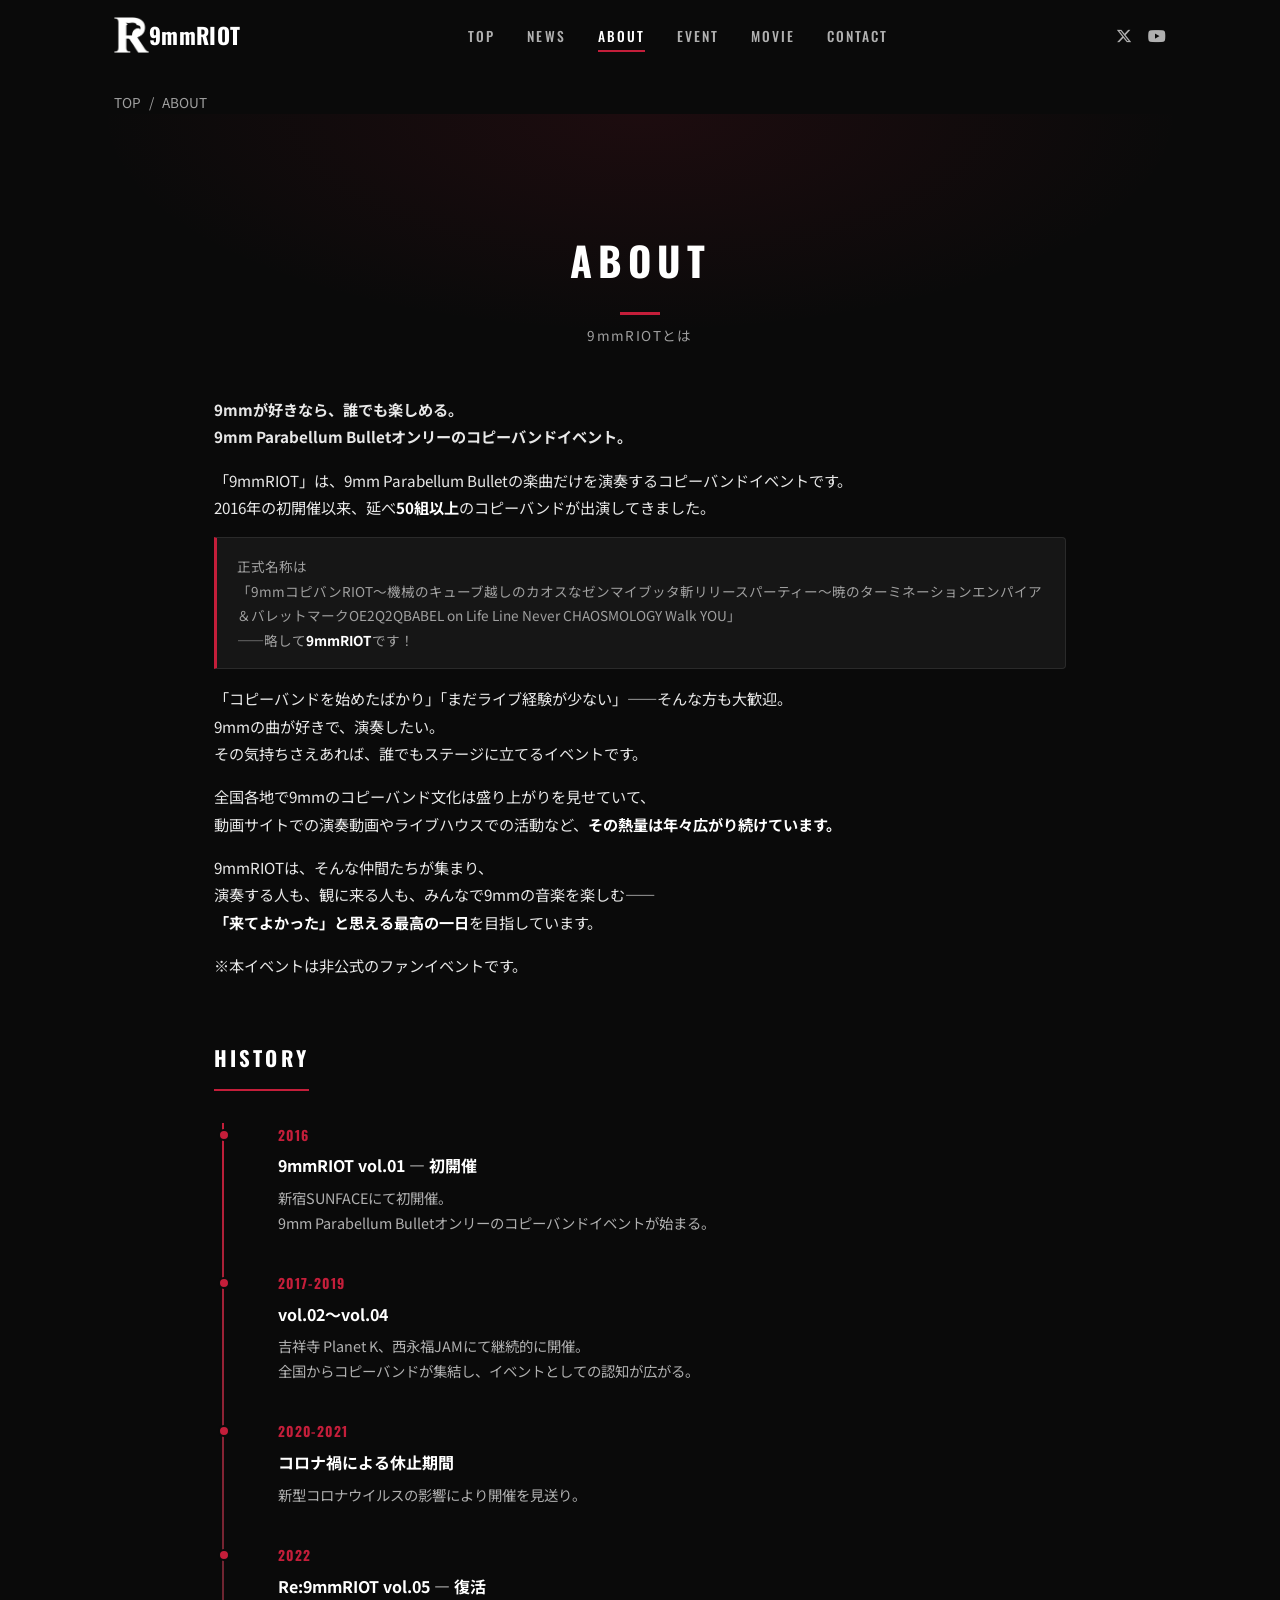
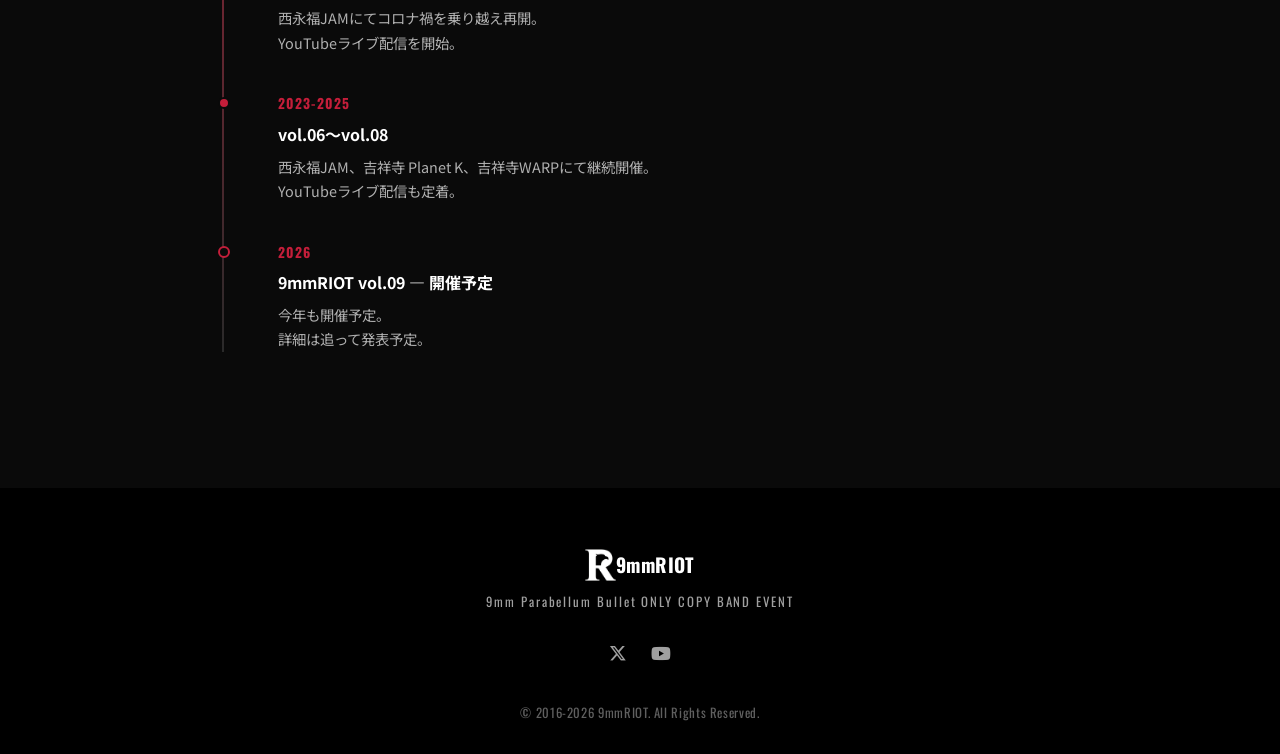
<file: pages/about.html>
<!DOCTYPE html>
<html lang="ja">
<head>
  <meta charset="UTF-8">
  <meta name="viewport" content="width=device-width, initial-scale=1.0">
  <title>ABOUT - 9mmRIOT</title>
  <meta name="description" content="9mmRIOTについて。2016年から続く9mm Parabellum Bulletオンリーのコピーバンドイベントの歴史と想い。">
  <!-- OGP -->
  <meta property="og:title" content="9mmRIOT - 9mm Parabellum Bullet ONLY COPY BAND EVENT">
  <meta property="og:description" content="9mm Parabellum Bulletオンリーのコピーバンドイベント。2016年より継続開催、延べ50組以上が出演。">
  <meta property="og:image" content="https://9mmriot-official.netlify.app/images/ogp.jpg">
  <meta property="og:type" content="website">
  <meta name="twitter:card" content="summary">
  <meta name="twitter:site" content="@9mmRIOT">
  <!-- Google Analytics（GA4のIDを取得後に有効化）
  <script async src="https://www.googletagmanager.com/gtag/js?id=G-XXXXXXXXXX"></script>
  <script>
    window.dataLayer = window.dataLayer || [];
    function gtag(){dataLayer.push(arguments);}
    gtag('js', new Date());
    gtag('config', 'G-XXXXXXXXXX');
  </script>
  -->
  <link rel="icon" href="../favicon.svg" type="image/svg+xml">
  <link rel="icon" href="../images/logo.png" type="image/png">
  <link rel="apple-touch-icon" href="../images/logo.png">
  <link rel="preconnect" href="https://fonts.googleapis.com">
  <link rel="preconnect" href="https://fonts.gstatic.com" crossorigin>
  <link href="https://fonts.googleapis.com/css2?family=Noto+Sans+JP:wght@400;500;700;900&family=Oswald:wght@400;500;600;700&display=swap" rel="stylesheet">
  <link rel="stylesheet" href="https://cdnjs.cloudflare.com/ajax/libs/font-awesome/6.5.1/css/all.min.css">
  <link rel="stylesheet" href="../CSS/style.css">
</head>
<body>

  <!-- HEADER -->
  <header class="site-header scrolled" id="header">
    <div class="header-inner">
      <a href="../index.html" class="site-logo">
        <img src="../images/logo.png" alt="9mmRIOT" class="logo-img">
        <span class="logo-text"><span class="logo-9mm">9mm</span><span class="logo-riot">RIOT</span></span>
      </a>
      <nav class="global-nav" id="globalNav">
        <ul class="nav-list">
          <li><a href="../index.html" class="nav-link">TOP</a></li>
          <li><a href="../index.html#news" class="nav-link">NEWS</a></li>
          <li><a href="about.html" class="nav-link active">ABOUT</a></li>
          <li><a href="event.html" class="nav-link">EVENT</a></li>
          <li><a href="../index.html#movie" class="nav-link">MOVIE</a></li>
          <li><a href="../index.html#contact" class="nav-link">CONTACT</a></li>
        </ul>
      </nav>
      <div class="header-sns">
        <a href="https://x.com/9mmRIOT" target="_blank" rel="noopener" aria-label="X (Twitter)"><i class="fa-brands fa-x-twitter"></i></a>
        <a href="https://www.youtube.com/channel/UCzkWViUs8ESkLUqMBKte0iw" target="_blank" rel="noopener" aria-label="YouTube"><i class="fa-brands fa-youtube"></i></a>
      </div>
      <button class="hamburger" id="hamburger" aria-label="メニューを開く">
        <span></span><span></span><span></span>
      </button>
    </div>
  </header>

  <!-- BREADCRUMB -->
  <div class="breadcrumb">
    <a href="../index.html">TOP</a><span>/</span>ABOUT
  </div>

  <!-- PAGE HEADER -->
  <div class="page-header">
    <div class="container">
      <h1 class="section-title">ABOUT</h1>
      <p class="section-subtitle">9mmRIOTとは</p>
    </div>
  </div>

  <!-- PAGE BODY -->
  <div class="page-body">
    <div class="container">

      <!-- 理念 -->
      <section class="about-section">
        <div class="about-section-block">
          <p class="about-page-lead">
            9mmが好きなら、誰でも楽しめる。<br>
            9mm Parabellum Bulletオンリーのコピーバンドイベント。
          </p>
          <p>
            「9mmRIOT」は、9mm Parabellum Bulletの楽曲だけを演奏するコピーバンドイベントです。<br>
            2016年の初開催以来、延べ<strong>50組以上</strong>のコピーバンドが出演してきました。
          </p>
          <p class="about-fullname">
            正式名称は<br>
            「9mmコピバンRIOT〜機械のキューブ越しのカオスなゼンマイブッタ斬リリースパーティー〜暁のターミネーションエンパイア＆バレットマークOE2Q2QBABEL on Life Line Never CHAOSMOLOGY Walk YOU」<br>
            ——略して<strong>9mmRIOT</strong>です！
          </p>
          <p>
            「コピーバンドを始めたばかり」「まだライブ経験が少ない」——そんな方も大歓迎。<br>
            9mmの曲が好きで、演奏したい。<br>
            その気持ちさえあれば、誰でもステージに立てるイベントです。
          </p>
          <p>
            全国各地で9mmのコピーバンド文化は盛り上がりを見せていて、<br>
            動画サイトでの演奏動画やライブハウスでの活動など、<strong>その熱量は年々広がり続けています。</strong>
          </p>
          <p>
            9mmRIOTは、そんな仲間たちが集まり、<br>
            演奏する人も、観に来る人も、みんなで9mmの音楽を楽しむ——<br>
            <strong>「来てよかった」と思える最高の一日</strong>を目指しています。
          </p>
          <p class="about-unofficial">※本イベントは非公式のファンイベントです。</p>
        </div>
      </section>

      <!-- ヒストリー -->
      <section class="about-section">
        <h2 class="about-section-title">HISTORY</h2>
        <div class="timeline">
          <div class="timeline-item">
            <div class="timeline-year">2016</div>
            <div class="timeline-content">
              <h3>9mmRIOT vol.01 — 初開催</h3>
              <p>新宿SUNFACEにて初開催。<br>9mm Parabellum Bulletオンリーのコピーバンドイベントが始まる。</p>
            </div>
          </div>
          <div class="timeline-item">
            <div class="timeline-year">2017-2019</div>
            <div class="timeline-content">
              <h3>vol.02〜vol.04</h3>
              <p>吉祥寺 Planet K、西永福JAMにて継続的に開催。<br>全国からコピーバンドが集結し、イベントとしての認知が広がる。</p>
            </div>
          </div>
          <div class="timeline-item">
            <div class="timeline-year">2020-2021</div>
            <div class="timeline-content">
              <h3>コロナ禍による休止期間</h3>
              <p>新型コロナウイルスの影響により開催を見送り。</p>
            </div>
          </div>
          <div class="timeline-item">
            <div class="timeline-year">2022</div>
            <div class="timeline-content">
              <h3>Re:9mmRIOT vol.05 — 復活</h3>
              <p>西永福JAMにてコロナ禍を乗り越え再開。<br>YouTubeライブ配信を開始。</p>
            </div>
          </div>
          <div class="timeline-item">
            <div class="timeline-year">2023-2025</div>
            <div class="timeline-content">
              <h3>vol.06〜vol.08</h3>
              <p>西永福JAM、吉祥寺 Planet K、吉祥寺WARPにて継続開催。<br>YouTubeライブ配信も定着。</p>
            </div>
          </div>
          <div class="timeline-item timeline-item-next">
            <div class="timeline-year">2026</div>
            <div class="timeline-content">
              <h3>9mmRIOT vol.09 — 開催予定</h3>
              <p>今年も開催予定。<br>詳細は追って発表予定。</p>
            </div>
          </div>
        </div>
      </section>

    </div>
  </div>

  <!-- FOOTER -->
  <footer class="site-footer">
    <div class="footer-inner">
      <div class="footer-logo">
        <img src="../images/logo.png" alt="9mmRIOT" class="logo-img">
        <span class="logo-text"><span class="logo-9mm">9mm</span><span class="logo-riot">RIOT</span></span>
      </div>
      <p class="footer-desc">9mm Parabellum Bullet ONLY COPY BAND EVENT</p>
      <div class="footer-sns">
        <a href="https://x.com/9mmRIOT" target="_blank" rel="noopener" aria-label="X (Twitter)"><i class="fa-brands fa-x-twitter"></i></a>
        <a href="https://www.youtube.com/channel/UCzkWViUs8ESkLUqMBKte0iw" target="_blank" rel="noopener" aria-label="YouTube"><i class="fa-brands fa-youtube"></i></a>
      </div>
      <p class="footer-copy">&copy; 2016-2026 9mmRIOT. All Rights Reserved.</p>
    </div>
  </footer>


  <!-- Back to Top -->
  <a href="#" class="back-to-top" id="backToTop" aria-label="ページトップへ戻る">
    <i class="fa-solid fa-angle-up"></i>
  </a>
  <script src="../JS/main.js"></script>
</body>
</html>
</file>
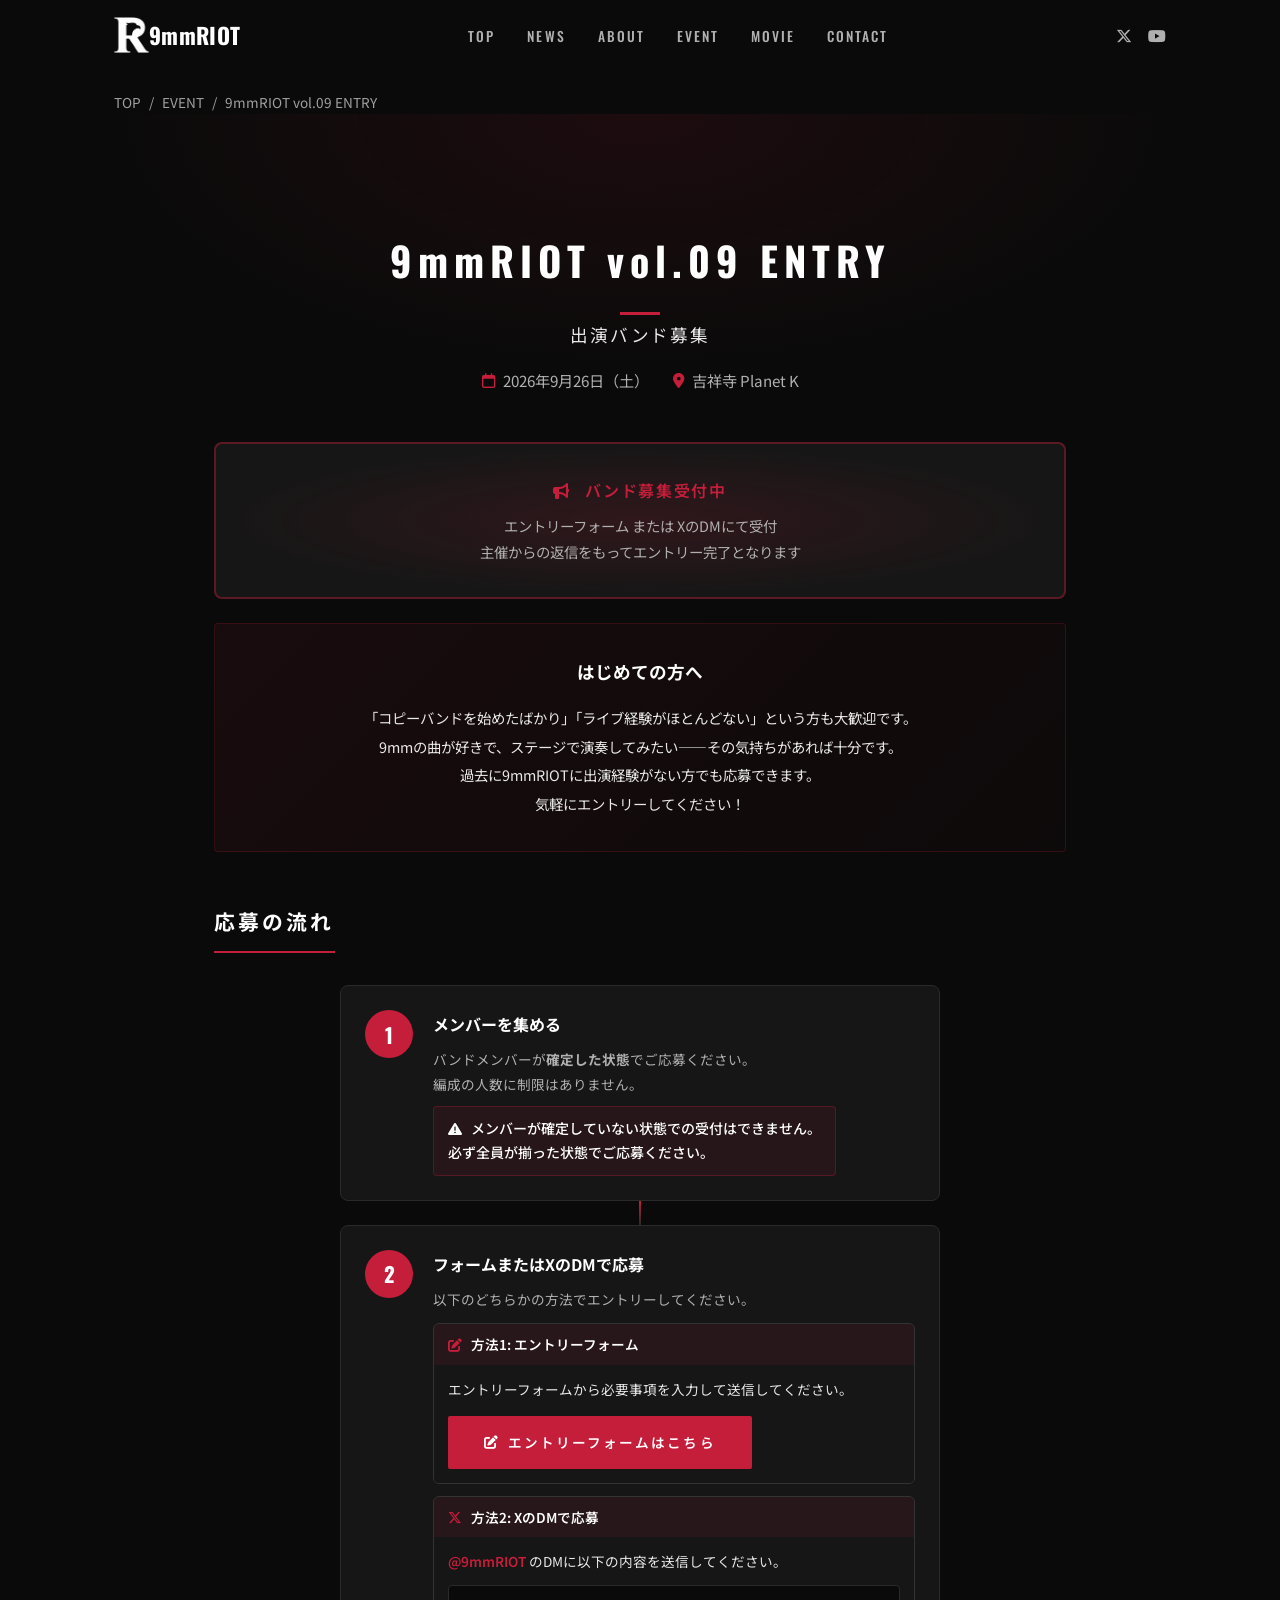
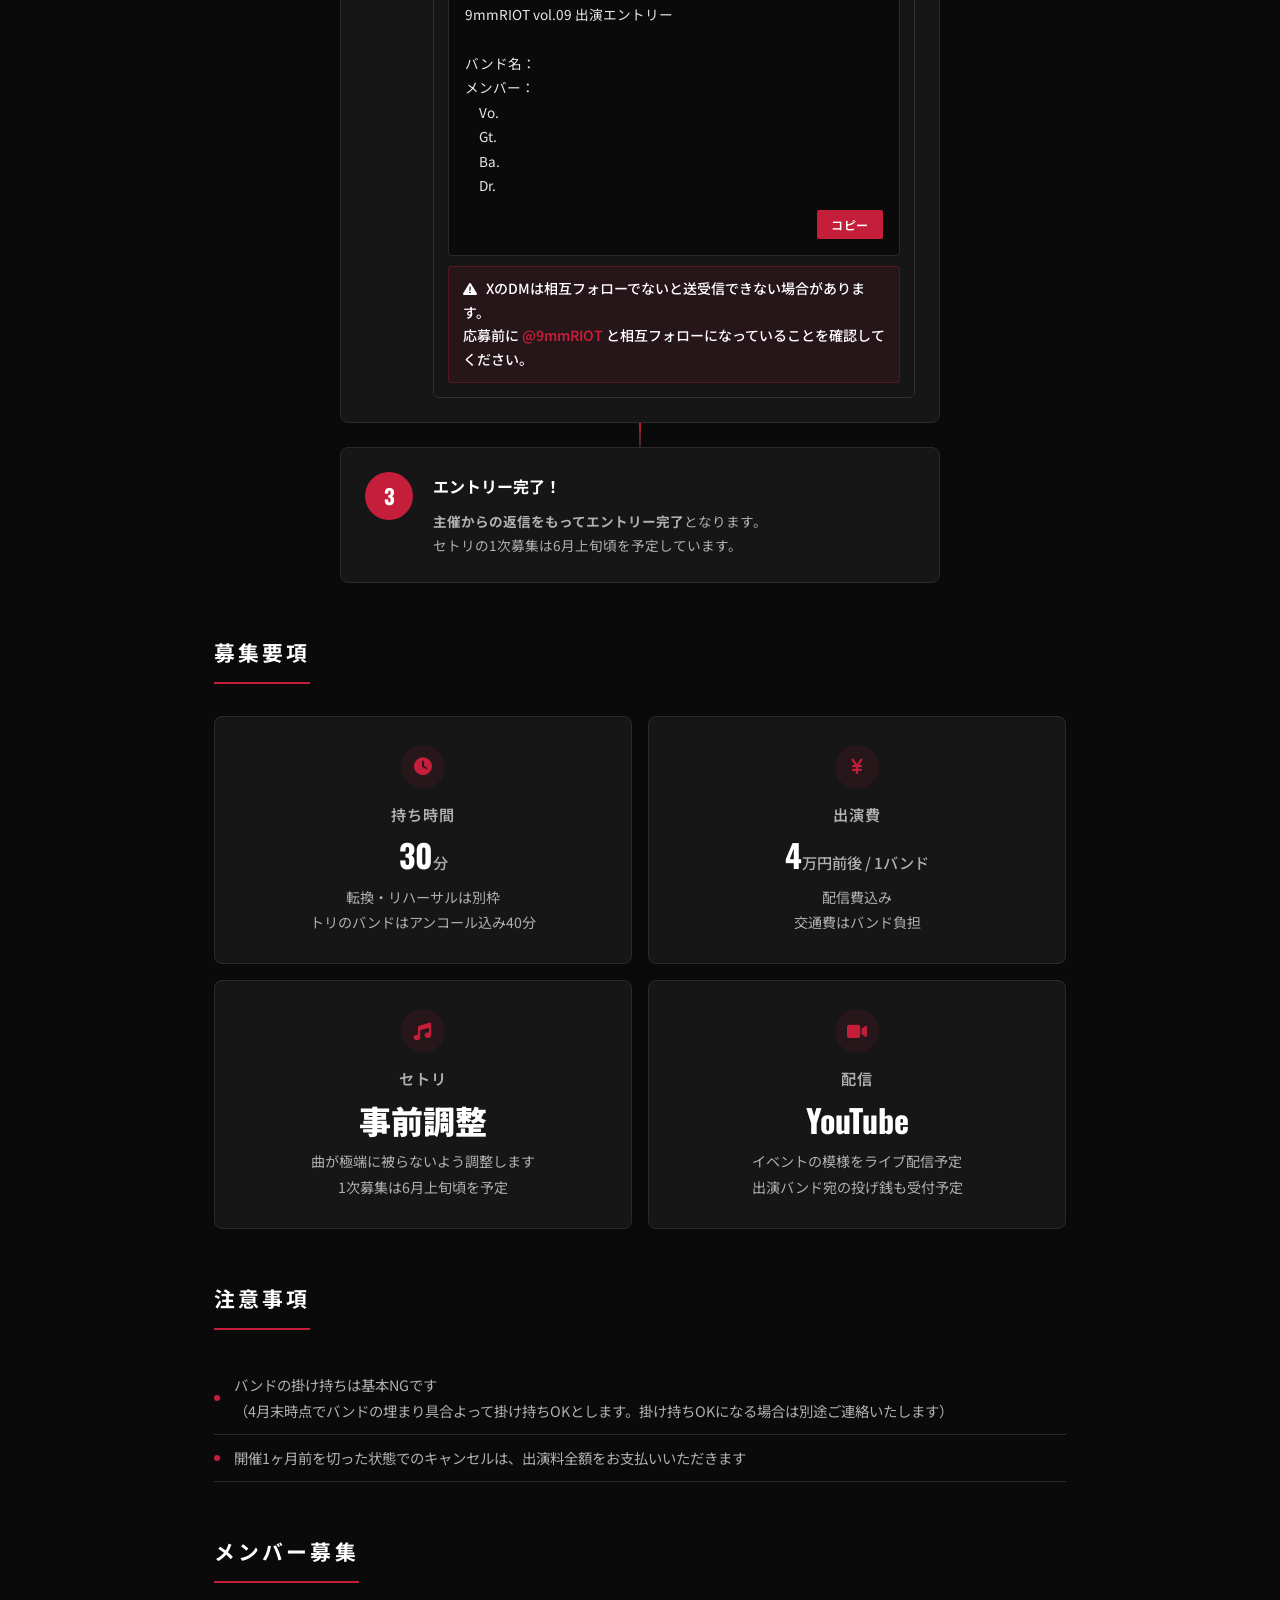
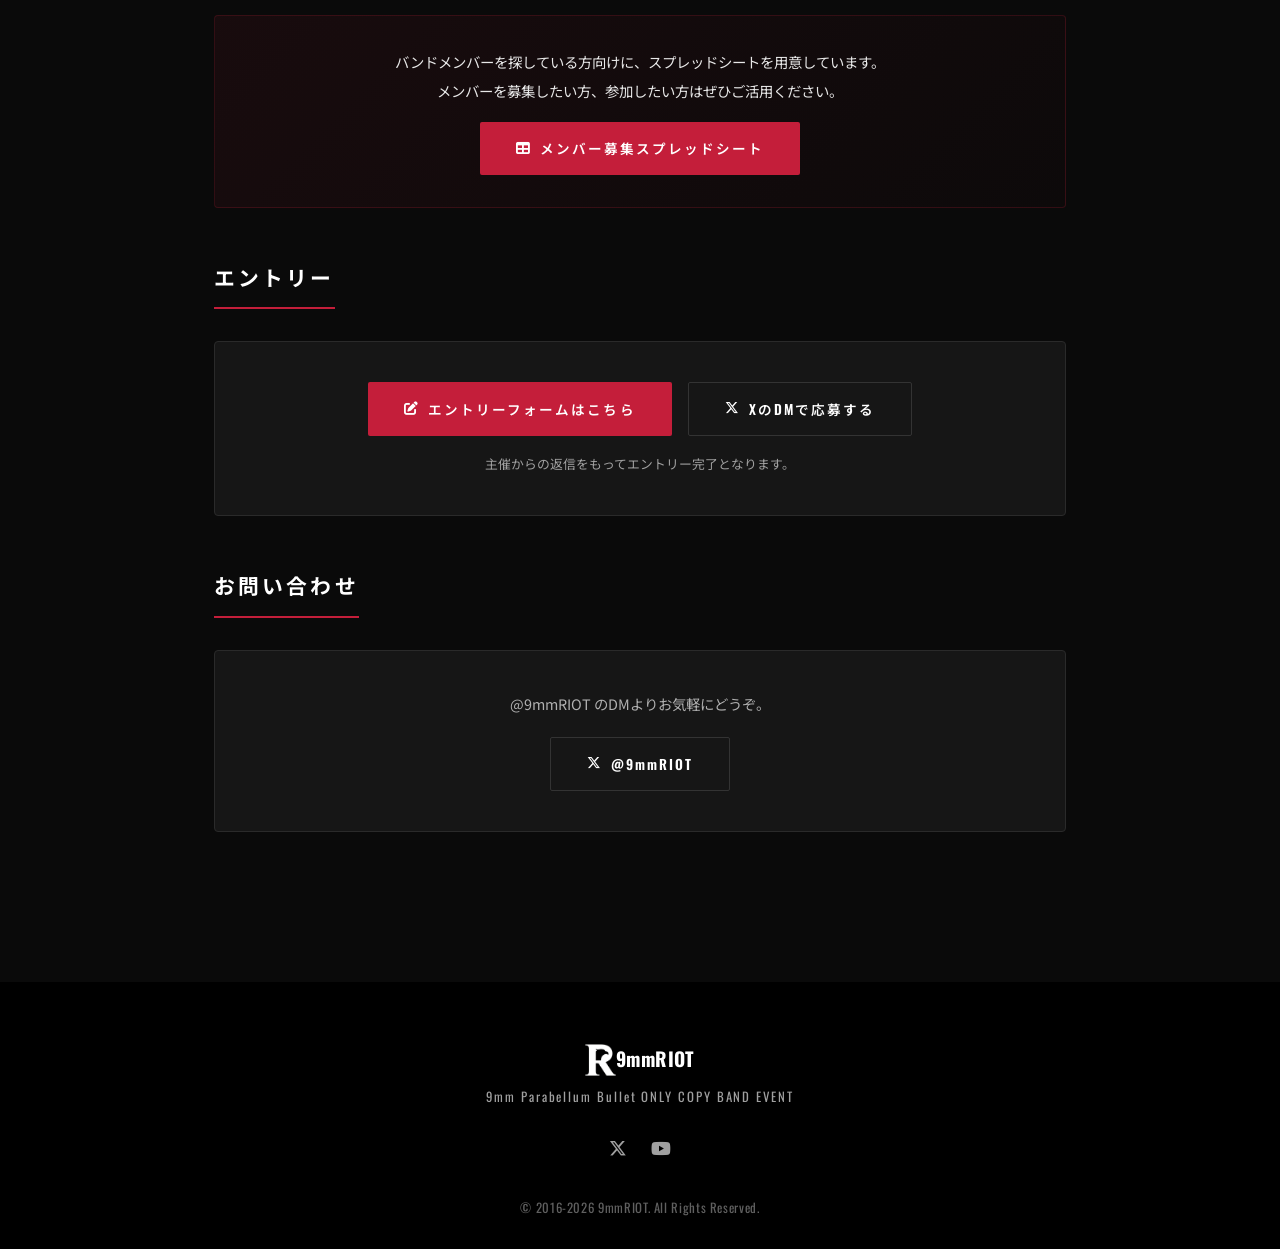
<file: pages/entry-riot9.html>
<!DOCTYPE html>
<html lang="ja">
<head>
  <meta charset="UTF-8">
  <meta name="viewport" content="width=device-width, initial-scale=1.0">
  <title>ENTRY - 9mmRIOT vol.09 出演バンド募集</title>
  <meta name="description" content="9mmRIOT vol.09 出演バンド募集要項。2026年9月26日（土）吉祥寺 Planet K にて開催。">
  <!-- OGP -->
  <meta property="og:title" content="9mmRIOT - 9mm Parabellum Bullet ONLY COPY BAND EVENT">
  <meta property="og:description" content="9mm Parabellum Bulletオンリーのコピーバンドイベント。2016年より継続開催、延べ50組以上が出演。">
  <meta property="og:image" content="https://9mmriot-official.netlify.app/images/ogp.jpg">
  <meta property="og:type" content="website">
  <meta name="twitter:card" content="summary">
  <meta name="twitter:site" content="@9mmRIOT">
  <!-- Google Analytics（GA4のIDを取得後に有効化）
  <script async src="https://www.googletagmanager.com/gtag/js?id=G-XXXXXXXXXX"></script>
  <script>
    window.dataLayer = window.dataLayer || [];
    function gtag(){dataLayer.push(arguments);}
    gtag('js', new Date());
    gtag('config', 'G-XXXXXXXXXX');
  </script>
  -->
  <link rel="icon" href="../favicon.svg" type="image/svg+xml">
  <link rel="icon" href="../images/logo.png" type="image/png">
  <link rel="apple-touch-icon" href="../images/logo.png">
  <link rel="preconnect" href="https://fonts.googleapis.com">
  <link rel="preconnect" href="https://fonts.gstatic.com" crossorigin>
  <link href="https://fonts.googleapis.com/css2?family=Noto+Sans+JP:wght@400;500;700;900&family=Oswald:wght@400;500;600;700&display=swap" rel="stylesheet">
  <link rel="stylesheet" href="https://cdnjs.cloudflare.com/ajax/libs/font-awesome/6.5.1/css/all.min.css">
  <link rel="stylesheet" href="../CSS/style.css">
</head>
<body>

  <!-- HEADER -->
  <header class="site-header scrolled" id="header">
    <div class="header-inner">
      <a href="../index.html" class="site-logo">
        <img src="../images/logo.png" alt="9mmRIOT" class="logo-img">
        <span class="logo-text"><span class="logo-9mm">9mm</span><span class="logo-riot">RIOT</span></span>
      </a>
      <nav class="global-nav" id="globalNav">
        <ul class="nav-list">
          <li><a href="../index.html" class="nav-link">TOP</a></li>
          <li><a href="../index.html#news" class="nav-link">NEWS</a></li>
          <li><a href="about.html" class="nav-link">ABOUT</a></li>
          <li><a href="event.html" class="nav-link">EVENT</a></li>
          <li><a href="../index.html#movie" class="nav-link">MOVIE</a></li>
          <li><a href="../index.html#contact" class="nav-link">CONTACT</a></li>
        </ul>
      </nav>
      <div class="header-sns">
        <a href="https://x.com/9mmRIOT" target="_blank" rel="noopener" aria-label="X (Twitter)"><i class="fa-brands fa-x-twitter"></i></a>
        <a href="https://www.youtube.com/channel/UCzkWViUs8ESkLUqMBKte0iw" target="_blank" rel="noopener" aria-label="YouTube"><i class="fa-brands fa-youtube"></i></a>
      </div>
      <button class="hamburger" id="hamburger" aria-label="メニューを開く">
        <span></span><span></span><span></span>
      </button>
    </div>
  </header>

  <!-- BREADCRUMB -->
  <div class="breadcrumb">
    <a href="../index.html">TOP</a><span>/</span><a href="event.html">EVENT</a><span>/</span>9mmRIOT vol.09 ENTRY
  </div>

  <!-- PAGE HEADER -->
  <div class="page-header">
    <div class="container">
      <h1 class="section-title">9mmRIOT vol.09 ENTRY</h1>
      <p class="section-subtitle entry-subtitle-large">出演バンド募集</p>
      <div class="entry-event-info">
        <p><i class="fa-regular fa-calendar"></i> 2026年9月26日（土）</p>
        <p><i class="fa-solid fa-location-dot"></i> 吉祥寺 Planet K</p>
      </div>
    </div>
  </div>

  <!-- PAGE BODY -->
  <div class="page-body">
    <div class="container">

      <!-- 募集開始告知（結論ファースト） -->
      <div class="entry-announce">
        <p class="entry-announce-date"><i class="fa-solid fa-bullhorn"></i> バンド募集受付中</p>
        <p class="entry-announce-sub">エントリーフォーム または XのDMにて受付</p>
        <p class="entry-announce-sub">主催からの返信をもってエントリー完了となります</p>
      </div>

      <!-- はじめての方へ -->
      <section class="entry-section">
        <div class="entry-welcome-box">
          <h2 class="entry-welcome-title">はじめての方へ</h2>
          <p>「コピーバンドを始めたばかり」「ライブ経験がほとんどない」という方も大歓迎です。<br>
          9mmの曲が好きで、ステージで演奏してみたい——その気持ちがあれば十分です。<br>
          過去に9mmRIOTに出演経験がない方でも応募できます。<br>気軽にエントリーしてください！</p>
        </div>
      </section>

      <!-- ===== 応募の流れ（ステップ図解） ===== -->
      <section class="entry-section">
        <h2 class="about-section-title">応募の流れ</h2>
        <div class="entry-steps">
          <div class="entry-step">
            <div class="entry-step-num">1</div>
            <div class="entry-step-body">
              <h3>メンバーを集める</h3>
              <p>バンドメンバーが<strong>確定した状態</strong>でご応募ください。<br>
              編成の人数に制限はありません。</p>
              <div class="entry-step-warning">
                <i class="fa-solid fa-triangle-exclamation"></i> メンバーが確定していない状態での受付はできません。<br>必ず全員が揃った状態でご応募ください。
              </div>
            </div>
          </div>
          <div class="entry-step-connector"></div>
          <div class="entry-step">
            <div class="entry-step-num">2</div>
            <div class="entry-step-body">
              <h3>フォームまたはXのDMで応募</h3>
              <p>以下のどちらかの方法でエントリーしてください。</p>

              <!-- 方法A: フォーム -->
              <div class="entry-dm-template">
                <div class="entry-dm-label"><i class="fa-solid fa-pen-to-square"></i> 方法1: エントリーフォーム</div>
                <div class="entry-dm-content">
                  <p>エントリーフォームから必要事項を入力して送信してください。</p>
                  <a href="GOOGLE_FORM_URL" target="_blank" rel="noopener" class="btn btn-primary" style="margin-top: 10px;">
                    <i class="fa-solid fa-pen-to-square"></i> エントリーフォームはこちら
                  </a>
                </div>
              </div>

              <!-- 方法B: X DM -->
              <div class="entry-dm-template" style="margin-top: 12px;">
                <div class="entry-dm-label"><i class="fa-brands fa-x-twitter"></i> 方法2: XのDMで応募</div>
                <div class="entry-dm-content">
                  <p><a href="https://x.com/9mmRIOT" target="_blank" rel="noopener">@9mmRIOT</a> のDMに以下の内容を送信してください。</p>
                  <div class="entry-dm-copybox">
                    <pre id="dmTemplate">9mmRIOT vol.09 出演エントリー

バンド名：
メンバー：
　Vo.
　Gt.
　Ba.
　Dr.</pre>
                    <button class="btn-copy" onclick="navigator.clipboard.writeText(document.getElementById('dmTemplate').textContent).then(()=>{this.textContent='コピーしました！';setTimeout(()=>{this.textContent='コピー'},2000)})">コピー</button>
                  </div>
                  <div class="entry-step-warning" style="margin-top: 10px;">
                    <i class="fa-solid fa-triangle-exclamation"></i> XのDMは相互フォローでないと送受信できない場合があります。<br>
                    応募前に <a href="https://x.com/9mmRIOT" target="_blank" rel="noopener">@9mmRIOT</a> と相互フォローになっていることを確認してください。
                  </div>
                </div>
              </div>
            </div>
          </div>
          <div class="entry-step-connector"></div>
          <div class="entry-step">
            <div class="entry-step-num">3</div>
            <div class="entry-step-body">
              <h3>エントリー完了！</h3>
              <p><strong>主催からの返信をもってエントリー完了</strong>となります。<br>
              セトリの1次募集は6月上旬頃を予定しています。</p>
            </div>
          </div>
        </div>
      </section>

      <!-- ===== 募集要項カード ===== -->
      <section class="entry-section">
        <h2 class="about-section-title">募集要項</h2>
        <div class="entry-info-grid">

          <div class="entry-info-card">
            <div class="entry-info-card-icon"><i class="fa-solid fa-clock"></i></div>
            <h3>持ち時間</h3>
            <div class="entry-info-card-value">30<span>分</span></div>
            <p>転換・リハーサルは別枠<br>トリのバンドはアンコール込み40分</p>
          </div>

          <div class="entry-info-card">
            <div class="entry-info-card-icon"><i class="fa-solid fa-yen-sign"></i></div>
            <h3>出演費</h3>
            <div class="entry-info-card-value">4<span>万円前後 / 1バンド</span></div>
            <p>配信費込み<br>交通費はバンド負担</p>
          </div>

          <div class="entry-info-card">
            <div class="entry-info-card-icon"><i class="fa-solid fa-music"></i></div>
            <h3>セトリ</h3>
            <div class="entry-info-card-value">事前調整</div>
            <p>曲が極端に被らないよう調整します<br>1次募集は6月上旬頃を予定</p>
          </div>

          <div class="entry-info-card">
            <div class="entry-info-card-icon"><i class="fa-solid fa-video"></i></div>
            <h3>配信</h3>
            <div class="entry-info-card-value">YouTube</div>
            <p>イベントの模様をライブ配信予定<br>出演バンド宛の投げ銭も受付予定</p>
          </div>

        </div>
      </section>

      <!-- ===== 注意事項 ===== -->
      <section class="entry-section">
        <h2 class="about-section-title">注意事項</h2>
        <ul class="entry-notes">
          <li>バンドの掛け持ちは基本NGです<br>（4月末時点でバンドの埋まり具合よって掛け持ちOKとします。掛け持ちOKになる場合は別途ご連絡いたします）</li>
          <li>開催1ヶ月前を切った状態でのキャンセルは、出演料全額をお支払いいただきます</li>
        </ul>
      </section>

      <!-- ===== メンバー募集 ===== -->
      <section class="entry-section">
        <h2 class="about-section-title">メンバー募集</h2>
        <div class="entry-welcome-box">
          <p>バンドメンバーを探している方向けに、スプレッドシートを用意しています。<br>
          メンバーを募集したい方、参加したい方はぜひご活用ください。</p>
          <div style="margin-top: 16px;">
            <a href="https://docs.google.com/spreadsheets/d/1f9YEbm5owVmdy1YQCMJhIxZA3UqEw0AjJ_7RDzR0-tw/edit?usp=sharing" target="_blank" rel="noopener" class="btn btn-primary">
              <i class="fa-solid fa-table"></i> メンバー募集スプレッドシート
            </a>
          </div>
        </div>
      </section>

      <!-- ===== エントリー ===== -->
      <section class="entry-section">
        <h2 class="about-section-title">エントリー</h2>
        <div class="entry-cta">
          <div class="entry-cta-buttons">
            <a href="GOOGLE_FORM_URL" target="_blank" rel="noopener" class="btn btn-primary">
              <i class="fa-solid fa-pen-to-square"></i> エントリーフォームはこちら
            </a>
            <a href="https://x.com/9mmRIOT" target="_blank" rel="noopener" class="btn btn-outline">
              <i class="fa-brands fa-x-twitter"></i> XのDMで応募する
            </a>
          </div>
          <p class="entry-cta-sub">主催からの返信をもってエントリー完了となります。</p>
        </div>
      </section>

      <!-- ===== お問い合わせ ===== -->
      <section class="entry-section">
        <h2 class="about-section-title">お問い合わせ</h2>
        <div class="entry-cta">
          <p><a href="https://x.com/9mmRIOT" target="_blank" rel="noopener">@9mmRIOT</a> のDMよりお気軽にどうぞ。</p>
          <a href="https://x.com/9mmRIOT" target="_blank" rel="noopener" class="btn btn-outline">
            <i class="fa-brands fa-x-twitter"></i> @9mmRIOT
          </a>
        </div>
      </section>

    </div>
  </div>

  <!-- FOOTER -->
  <footer class="site-footer">
    <div class="footer-inner">
      <div class="footer-logo">
        <img src="../images/logo.png" alt="9mmRIOT" class="logo-img">
        <span class="logo-text"><span class="logo-9mm">9mm</span><span class="logo-riot">RIOT</span></span>
      </div>
      <p class="footer-desc">9mm Parabellum Bullet ONLY COPY BAND EVENT</p>
      <div class="footer-sns">
        <a href="https://x.com/9mmRIOT" target="_blank" rel="noopener" aria-label="X (Twitter)"><i class="fa-brands fa-x-twitter"></i></a>
        <a href="https://www.youtube.com/channel/UCzkWViUs8ESkLUqMBKte0iw" target="_blank" rel="noopener" aria-label="YouTube"><i class="fa-brands fa-youtube"></i></a>
      </div>
      <p class="footer-copy">&copy; 2016-2026 9mmRIOT. All Rights Reserved.</p>
    </div>
  </footer>


  <!-- Back to Top -->
  <a href="#" class="back-to-top" id="backToTop" aria-label="ページトップへ戻る">
    <i class="fa-solid fa-angle-up"></i>
  </a>
  <script src="../JS/main.js"></script>
</body>
</html>
</file>
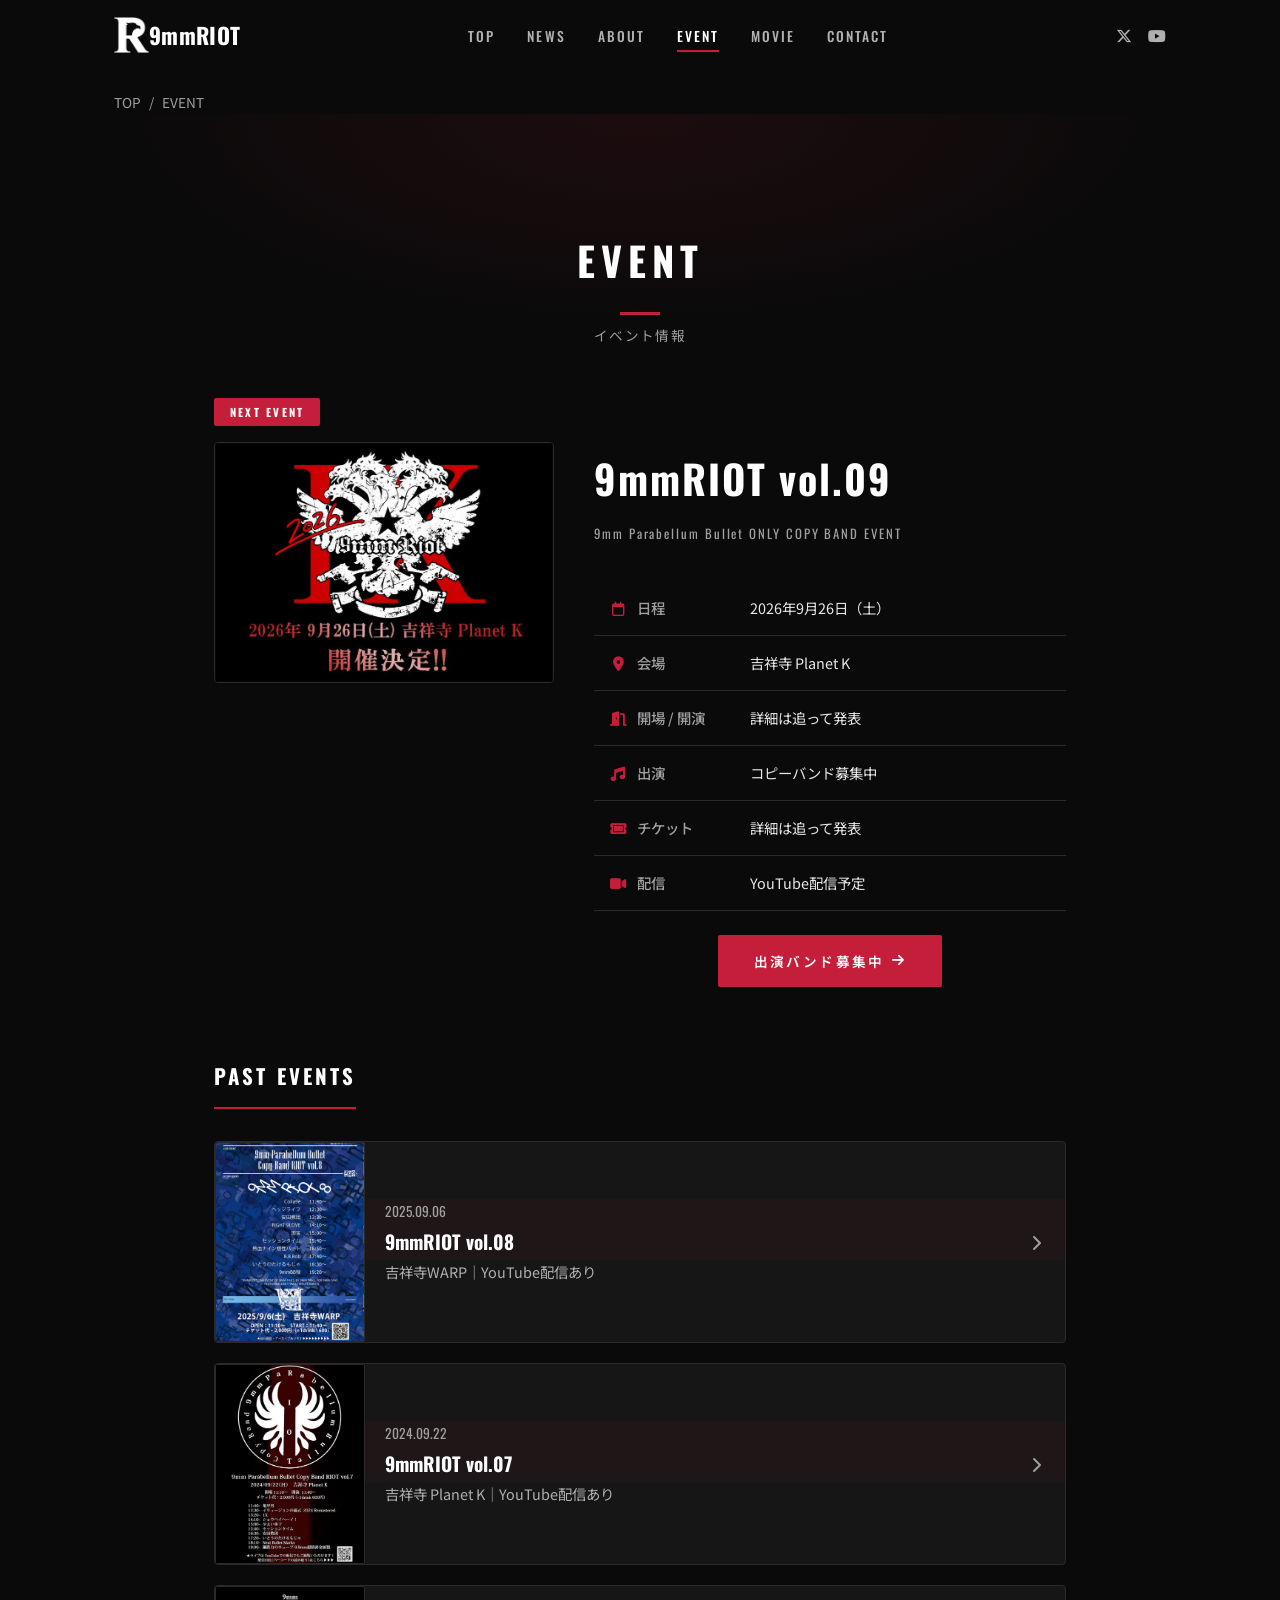
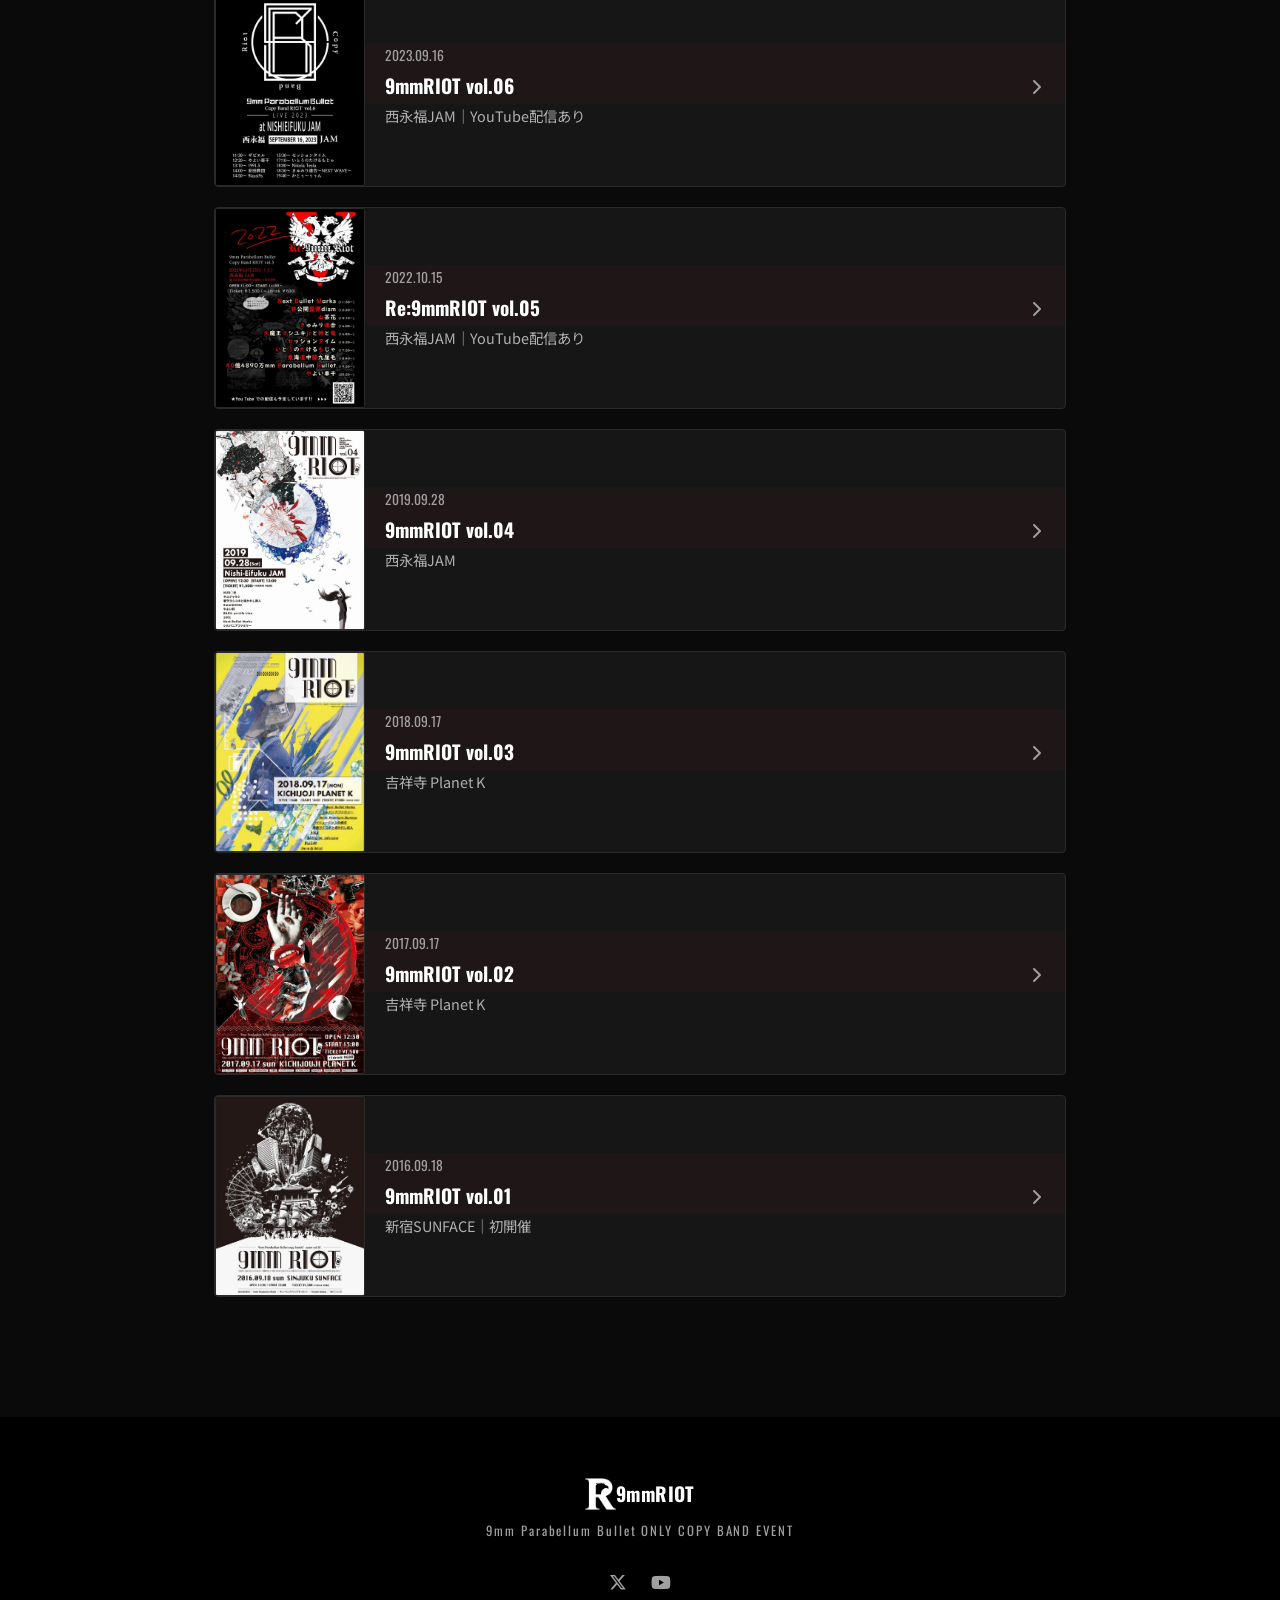
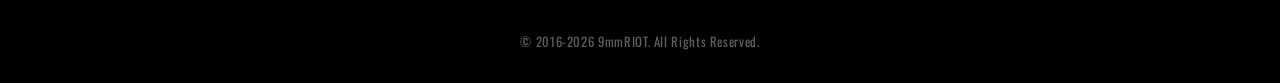
<file: pages/event.html>
<!DOCTYPE html>
<html lang="ja">
<head>
  <meta charset="UTF-8">
  <meta name="viewport" content="width=device-width, initial-scale=1.0">
  <title>EVENT - 9mmRIOT</title>
  <meta name="description" content="9mmRIOTのイベント情報。次回開催の詳細と過去のイベントアーカイブ。">
  <!-- OGP -->
  <meta property="og:title" content="9mmRIOT - 9mm Parabellum Bullet ONLY COPY BAND EVENT">
  <meta property="og:description" content="9mm Parabellum Bulletオンリーのコピーバンドイベント。2016年より継続開催、延べ50組以上が出演。">
  <meta property="og:image" content="https://9mmriot-official.netlify.app/images/ogp.jpg">
  <meta property="og:type" content="website">
  <meta name="twitter:card" content="summary">
  <meta name="twitter:site" content="@9mmRIOT">
  <!-- Google Analytics（GA4のIDを取得後に有効化）
  <script async src="https://www.googletagmanager.com/gtag/js?id=G-XXXXXXXXXX"></script>
  <script>
    window.dataLayer = window.dataLayer || [];
    function gtag(){dataLayer.push(arguments);}
    gtag('js', new Date());
    gtag('config', 'G-XXXXXXXXXX');
  </script>
  -->
  <link rel="icon" href="../favicon.svg" type="image/svg+xml">
  <link rel="icon" href="../images/logo.png" type="image/png">
  <link rel="apple-touch-icon" href="../images/logo.png">
  <link rel="preconnect" href="https://fonts.googleapis.com">
  <link rel="preconnect" href="https://fonts.gstatic.com" crossorigin>
  <link href="https://fonts.googleapis.com/css2?family=Noto+Sans+JP:wght@400;500;700;900&family=Oswald:wght@400;500;600;700&display=swap" rel="stylesheet">
  <link rel="stylesheet" href="https://cdnjs.cloudflare.com/ajax/libs/font-awesome/6.5.1/css/all.min.css">
  <link rel="stylesheet" href="../CSS/style.css">
</head>
<body>

  <!-- HEADER -->
  <header class="site-header scrolled" id="header">
    <div class="header-inner">
      <a href="../index.html" class="site-logo">
        <img src="../images/logo.png" alt="9mmRIOT" class="logo-img">
        <span class="logo-text"><span class="logo-9mm">9mm</span><span class="logo-riot">RIOT</span></span>
      </a>
      <nav class="global-nav" id="globalNav">
        <ul class="nav-list">
          <li><a href="../index.html" class="nav-link">TOP</a></li>
          <li><a href="../index.html#news" class="nav-link">NEWS</a></li>
          <li><a href="about.html" class="nav-link">ABOUT</a></li>
          <li><a href="event.html" class="nav-link active">EVENT</a></li>
          <li><a href="../index.html#movie" class="nav-link">MOVIE</a></li>
          <li><a href="../index.html#contact" class="nav-link">CONTACT</a></li>
        </ul>
      </nav>
      <div class="header-sns">
        <a href="https://x.com/9mmRIOT" target="_blank" rel="noopener" aria-label="X (Twitter)"><i class="fa-brands fa-x-twitter"></i></a>
        <a href="https://www.youtube.com/channel/UCzkWViUs8ESkLUqMBKte0iw" target="_blank" rel="noopener" aria-label="YouTube"><i class="fa-brands fa-youtube"></i></a>
      </div>
      <button class="hamburger" id="hamburger" aria-label="メニューを開く">
        <span></span><span></span><span></span>
      </button>
    </div>
  </header>

  <!-- BREADCRUMB -->
  <div class="breadcrumb">
    <a href="../index.html">TOP</a><span>/</span>EVENT
  </div>

  <!-- PAGE HEADER -->
  <div class="page-header">
    <div class="container">
      <h1 class="section-title">EVENT</h1>
      <p class="section-subtitle">イベント情報</p>
    </div>
  </div>

  <!-- PAGE BODY -->
  <div class="page-body">
    <div class="container">

      <!-- NEXT EVENT -->
      <section class="event-detail-section">
        <div class="event-detail-badge">NEXT EVENT</div>

        <div class="event-detail-layout">
          <div class="event-flyer">
            <!-- フライヤー完成後に riot9-flyer.jpg を差し替え -->
            <img src="../images/flyers/riot9-flyer.jpg" alt="9mmRIOT vol.09 フライヤー">
          </div>
          <div class="event-detail-info">
            <h2 class="event-detail-title" style="margin-bottom:8px">9mmRIOT vol.09</h2>
            <p class="event-detail-subtitle">9mm Parabellum Bullet ONLY COPY BAND EVENT</p>

            <div class="event-detail-table">
          <table>
            <tbody>
              <tr>
                <th><i class="fa-regular fa-calendar"></i> 日程</th>
                <td>2026年9月26日（土）</td>
              </tr>
              <tr>
                <th><i class="fa-solid fa-location-dot"></i> 会場</th>
                <td>吉祥寺 Planet K</td>
              </tr>
              <tr>
                <th><i class="fa-solid fa-door-open"></i> 開場 / 開演</th>
                <td>詳細は追って発表</td>
              </tr>
              <tr>
                <th><i class="fa-solid fa-music"></i> 出演</th>
                <td>コピーバンド募集中</td>
              </tr>
              <tr>
                <th><i class="fa-solid fa-ticket"></i> チケット</th>
                <td>詳細は追って発表</td>
              </tr>
              <tr>
                <th><i class="fa-solid fa-video"></i> 配信</th>
                <td>YouTube配信予定</td>
              </tr>
            </tbody>
          </table>
        </div>

            <div class="event-detail-entry-link">
              <a href="entry-riot9.html" class="btn btn-primary">出演バンド募集中 <i class="fa-solid fa-arrow-right"></i></a>
              <!-- チケット販売開始時に以下のコメントを外してURLを設定:
              <a href="TICKET_FORM_URL" target="_blank" rel="noopener" class="btn btn-outline" style="margin-left: 12px;">
                <i class="fa-solid fa-ticket"></i> チケット予約はこちら
              </a>
              -->
            </div>
          </div>
        </div>
      </section>

      <!-- PAST EVENTS -->
      <section class="event-detail-section">
        <h2 class="about-section-title">PAST EVENTS</h2>

        <a href="riot8.html" class="past-event-detail past-event-link has-flyer">
          <img src="../images/flyers/riot8-flyer.jpg" alt="9mmRIOT vol.08" class="past-event-flyer-thumb">
          <div class="past-event-detail-main">
            <div class="past-event-detail-header">
              <h3>9mmRIOT vol.08</h3>
              <span class="past-event-detail-date">2025.09.06</span>
            </div>
            <div class="past-event-detail-body">
              <p class="past-event-summary">吉祥寺WARP｜YouTube配信あり</p>
            </div>
          </div>
          <span class="past-event-arrow"><i class="fa-solid fa-chevron-right"></i></span>
        </a>

        <a href="riot7.html" class="past-event-detail past-event-link has-flyer">
          <img src="../images/flyers/riot7-flyer.jpg" alt="9mmRIOT vol.07" class="past-event-flyer-thumb">
          <div class="past-event-detail-main">
            <div class="past-event-detail-header">
              <h3>9mmRIOT vol.07</h3>
              <span class="past-event-detail-date">2024.09.22</span>
            </div>
            <div class="past-event-detail-body">
              <p class="past-event-summary">吉祥寺 Planet K｜YouTube配信あり</p>
            </div>
          </div>
          <span class="past-event-arrow"><i class="fa-solid fa-chevron-right"></i></span>
        </a>

        <a href="riot6.html" class="past-event-detail past-event-link has-flyer">
          <img src="../images/flyers/riot6-flyer.jpg" alt="9mmRIOT vol.06" class="past-event-flyer-thumb">
          <div class="past-event-detail-main">
            <div class="past-event-detail-header">
              <h3>9mmRIOT vol.06</h3>
              <span class="past-event-detail-date">2023.09.16</span>
            </div>
            <div class="past-event-detail-body">
              <p class="past-event-summary">西永福JAM｜YouTube配信あり</p>
            </div>
          </div>
          <span class="past-event-arrow"><i class="fa-solid fa-chevron-right"></i></span>
        </a>

        <a href="riot5.html" class="past-event-detail past-event-link has-flyer">
          <img src="../images/flyers/riot5-flyer.jpg" alt="Re:9mmRIOT vol.05" class="past-event-flyer-thumb">
          <div class="past-event-detail-main">
            <div class="past-event-detail-header">
              <h3>Re:9mmRIOT vol.05</h3>
              <span class="past-event-detail-date">2022.10.15</span>
            </div>
            <div class="past-event-detail-body">
              <p class="past-event-summary">西永福JAM｜YouTube配信あり</p>
            </div>
          </div>
          <span class="past-event-arrow"><i class="fa-solid fa-chevron-right"></i></span>
        </a>

        <a href="riot4.html" class="past-event-detail past-event-link has-flyer">
          <img src="../images/flyers/riot4-flyer.jpg" alt="9mmRIOT vol.04" class="past-event-flyer-thumb">
          <div class="past-event-detail-main">
            <div class="past-event-detail-header">
              <h3>9mmRIOT vol.04</h3>
              <span class="past-event-detail-date">2019.09.28</span>
            </div>
            <div class="past-event-detail-body">
              <p class="past-event-summary">西永福JAM</p>
            </div>
          </div>
          <span class="past-event-arrow"><i class="fa-solid fa-chevron-right"></i></span>
        </a>

        <a href="riot3.html" class="past-event-detail past-event-link has-flyer">
          <img src="../images/flyers/riot3-flyer.jpg" alt="9mmRIOT vol.03" class="past-event-flyer-thumb">
          <div class="past-event-detail-main">
            <div class="past-event-detail-header">
              <h3>9mmRIOT vol.03</h3>
              <span class="past-event-detail-date">2018.09.17</span>
            </div>
            <div class="past-event-detail-body">
              <p class="past-event-summary">吉祥寺 Planet K</p>
            </div>
          </div>
          <span class="past-event-arrow"><i class="fa-solid fa-chevron-right"></i></span>
        </a>

        <a href="riot2.html" class="past-event-detail past-event-link has-flyer">
          <img src="../images/flyers/riot2-flyer.jpg" alt="9mmRIOT vol.02" class="past-event-flyer-thumb">
          <div class="past-event-detail-main">
            <div class="past-event-detail-header">
              <h3>9mmRIOT vol.02</h3>
              <span class="past-event-detail-date">2017.09.17</span>
            </div>
            <div class="past-event-detail-body">
              <p class="past-event-summary">吉祥寺 Planet K</p>
            </div>
          </div>
          <span class="past-event-arrow"><i class="fa-solid fa-chevron-right"></i></span>
        </a>

        <a href="riot1.html" class="past-event-detail past-event-link has-flyer">
          <img src="../images/flyers/riot1-flyer.jpg" alt="9mmRIOT vol.01" class="past-event-flyer-thumb">
          <div class="past-event-detail-main">
            <div class="past-event-detail-header">
              <h3>9mmRIOT vol.01</h3>
              <span class="past-event-detail-date">2016.09.18</span>
            </div>
            <div class="past-event-detail-body">
              <p class="past-event-summary">新宿SUNFACE｜初開催</p>
            </div>
          </div>
          <span class="past-event-arrow"><i class="fa-solid fa-chevron-right"></i></span>
        </a>
      </section>

    </div>
  </div>

  <!-- FOOTER -->
  <footer class="site-footer">
    <div class="footer-inner">
      <div class="footer-logo">
        <img src="../images/logo.png" alt="9mmRIOT" class="logo-img">
        <span class="logo-text"><span class="logo-9mm">9mm</span><span class="logo-riot">RIOT</span></span>
      </div>
      <p class="footer-desc">9mm Parabellum Bullet ONLY COPY BAND EVENT</p>
      <div class="footer-sns">
        <a href="https://x.com/9mmRIOT" target="_blank" rel="noopener" aria-label="X (Twitter)"><i class="fa-brands fa-x-twitter"></i></a>
        <a href="https://www.youtube.com/channel/UCzkWViUs8ESkLUqMBKte0iw" target="_blank" rel="noopener" aria-label="YouTube"><i class="fa-brands fa-youtube"></i></a>
      </div>
      <p class="footer-copy">&copy; 2016-2026 9mmRIOT. All Rights Reserved.</p>
    </div>
  </footer>


  <!-- Back to Top -->
  <a href="#" class="back-to-top" id="backToTop" aria-label="ページトップへ戻る">
    <i class="fa-solid fa-angle-up"></i>
  </a>
  <script src="../JS/main.js"></script>
</body>
</html>
</file>
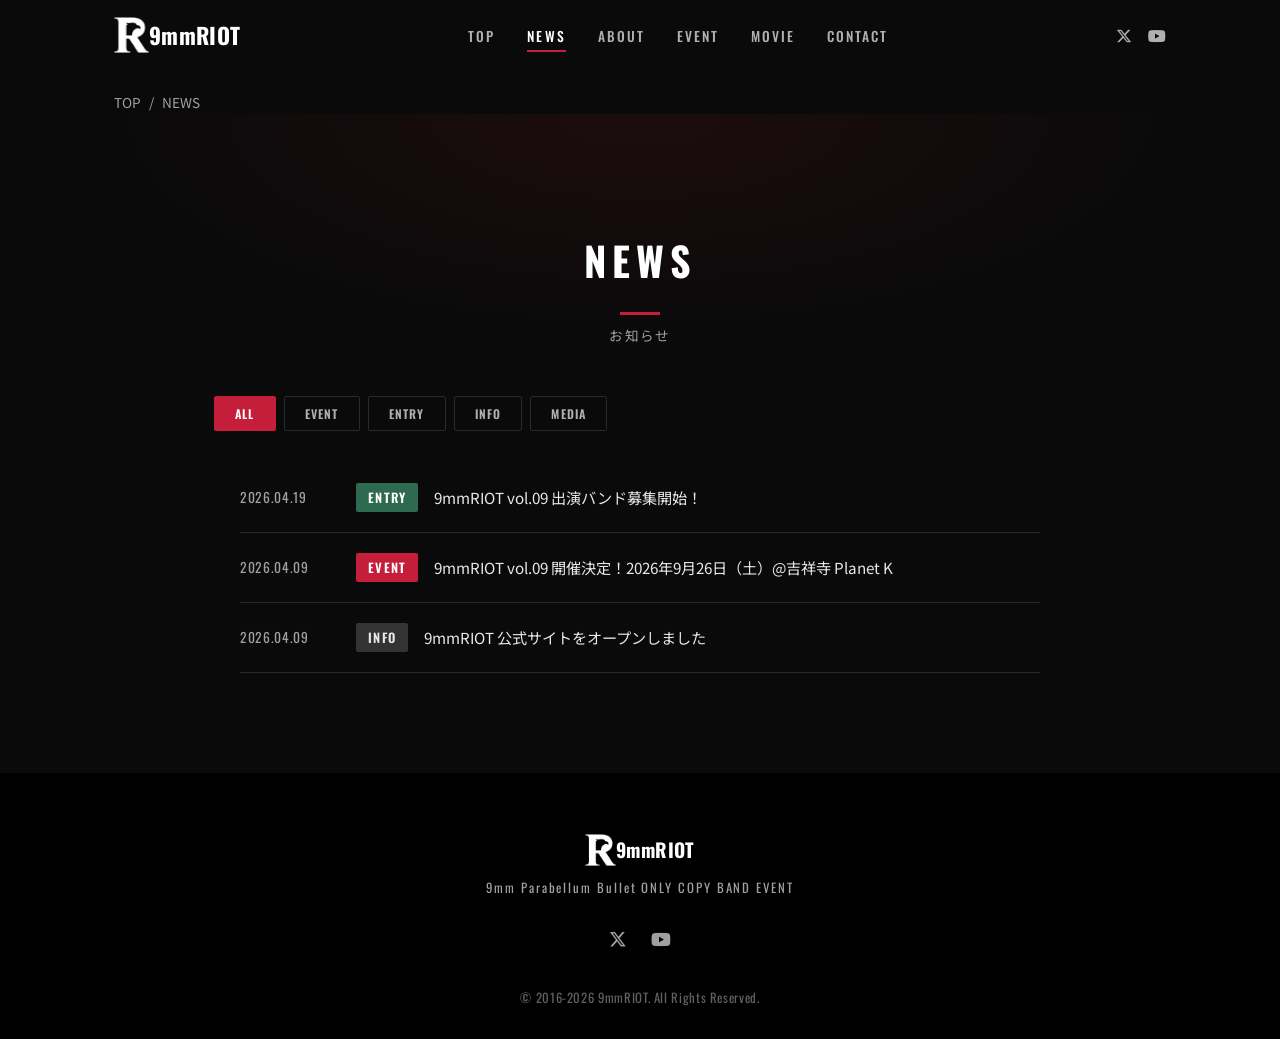
<file: pages/news.html>
<!DOCTYPE html>
<html lang="ja">
<head>
  <meta charset="UTF-8">
  <meta name="viewport" content="width=device-width, initial-scale=1.0">
  <title>NEWS - 9mmRIOT</title>
  <meta name="description" content="9mmRIOTからのお知らせ一覧。イベント情報、出演バンド募集など最新情報をお届けします。">
  <!-- OGP -->
  <meta property="og:title" content="9mmRIOT - 9mm Parabellum Bullet ONLY COPY BAND EVENT">
  <meta property="og:description" content="9mm Parabellum Bulletオンリーのコピーバンドイベント。2016年より継続開催、延べ50組以上が出演。">
  <meta property="og:image" content="https://9mmriot-official.netlify.app/images/ogp.jpg">
  <meta property="og:type" content="website">
  <meta name="twitter:card" content="summary">
  <meta name="twitter:site" content="@9mmRIOT">
  <!-- Google Analytics（GA4のIDを取得後に有効化）
  <script async src="https://www.googletagmanager.com/gtag/js?id=G-XXXXXXXXXX"></script>
  <script>
    window.dataLayer = window.dataLayer || [];
    function gtag(){dataLayer.push(arguments);}
    gtag('js', new Date());
    gtag('config', 'G-XXXXXXXXXX');
  </script>
  -->
  <link rel="icon" href="../favicon.svg" type="image/svg+xml">
  <link rel="icon" href="../images/logo.png" type="image/png">
  <link rel="apple-touch-icon" href="../images/logo.png">
  <link rel="preconnect" href="https://fonts.googleapis.com">
  <link rel="preconnect" href="https://fonts.gstatic.com" crossorigin>
  <link href="https://fonts.googleapis.com/css2?family=Noto+Sans+JP:wght@400;500;700;900&family=Oswald:wght@400;500;600;700&display=swap" rel="stylesheet">
  <link rel="stylesheet" href="https://cdnjs.cloudflare.com/ajax/libs/font-awesome/6.5.1/css/all.min.css">
  <link rel="stylesheet" href="../CSS/style.css">
</head>
<body>

  <!-- HEADER -->
  <header class="site-header scrolled" id="header">
    <div class="header-inner">
      <a href="../index.html" class="site-logo">
        <img src="../images/logo.png" alt="9mmRIOT" class="logo-img">
        <span class="logo-text"><span class="logo-9mm">9mm</span><span class="logo-riot">RIOT</span></span>
      </a>
      <nav class="global-nav" id="globalNav">
        <ul class="nav-list">
          <li><a href="../index.html" class="nav-link">TOP</a></li>
          <li><a href="news.html" class="nav-link active">NEWS</a></li>
          <li><a href="about.html" class="nav-link">ABOUT</a></li>
          <li><a href="event.html" class="nav-link">EVENT</a></li>
          <li><a href="../index.html#movie" class="nav-link">MOVIE</a></li>
          <li><a href="../index.html#contact" class="nav-link">CONTACT</a></li>
        </ul>
      </nav>
      <div class="header-sns">
        <a href="https://x.com/9mmRIOT" target="_blank" rel="noopener" aria-label="X (Twitter)"><i class="fa-brands fa-x-twitter"></i></a>
        <a href="https://www.youtube.com/channel/UCzkWViUs8ESkLUqMBKte0iw" target="_blank" rel="noopener" aria-label="YouTube"><i class="fa-brands fa-youtube"></i></a>
      </div>
      <button class="hamburger" id="hamburger" aria-label="メニューを開く">
        <span></span><span></span><span></span>
      </button>
    </div>
  </header>

  <!-- BREADCRUMB -->
  <div class="breadcrumb">
    <a href="../index.html">TOP</a><span>/</span>NEWS
  </div>

  <!-- PAGE HEADER -->
  <div class="page-header">
    <div class="container">
      <h1 class="section-title">NEWS</h1>
      <p class="section-subtitle">お知らせ</p>
    </div>
  </div>

  <!-- PAGE BODY -->
  <div class="page-body">
    <div class="container">

      <!-- Filter Tags -->
      <div class="news-filter">
        <button class="news-filter-btn active" data-filter="all">ALL</button>
        <button class="news-filter-btn" data-filter="event">EVENT</button>
        <button class="news-filter-btn" data-filter="entry">ENTRY</button>
        <button class="news-filter-btn" data-filter="info">INFO</button>
        <button class="news-filter-btn" data-filter="media">MEDIA</button>
      </div>

      <!-- News List（news.json から自動読み込み。fetch失敗時は以下がそのまま表示） -->
      <ul class="news-list news-list-full" id="newsListFull">
        <li class="news-item is-visible" data-category="event">
          <span class="news-date">2026.04.09</span>
          <span class="news-tag tag-event">EVENT</span>
          <a href="event.html" class="news-link">9mmRIOT vol.09 開催決定！2026年9月26日（土）@吉祥寺 Planet K</a>
        </li>
        <li class="news-item is-visible" data-category="info">
          <span class="news-date">2026.04.09</span>
          <span class="news-tag tag-info">INFO</span>
          <span class="news-link">9mmRIOT 公式サイトをオープンしました</span>
        </li>
      </ul>

    </div>
  </div>

  <!-- FOOTER -->
  <footer class="site-footer">
    <div class="footer-inner">
      <div class="footer-logo">
        <img src="../images/logo.png" alt="9mmRIOT" class="logo-img">
        <span class="logo-text"><span class="logo-9mm">9mm</span><span class="logo-riot">RIOT</span></span>
      </div>
      <p class="footer-desc">9mm Parabellum Bullet ONLY COPY BAND EVENT</p>
      <div class="footer-sns">
        <a href="https://x.com/9mmRIOT" target="_blank" rel="noopener" aria-label="X (Twitter)"><i class="fa-brands fa-x-twitter"></i></a>
        <a href="https://www.youtube.com/channel/UCzkWViUs8ESkLUqMBKte0iw" target="_blank" rel="noopener" aria-label="YouTube"><i class="fa-brands fa-youtube"></i></a>
      </div>
      <p class="footer-copy">&copy; 2016-2026 9mmRIOT. All Rights Reserved.</p>
    </div>
  </footer>


  <!-- Back to Top -->
  <a href="#" class="back-to-top" id="backToTop" aria-label="ページトップへ戻る">
    <i class="fa-solid fa-angle-up"></i>
  </a>
  <script src="../JS/main.js"></script>
</body>
</html>
</file>
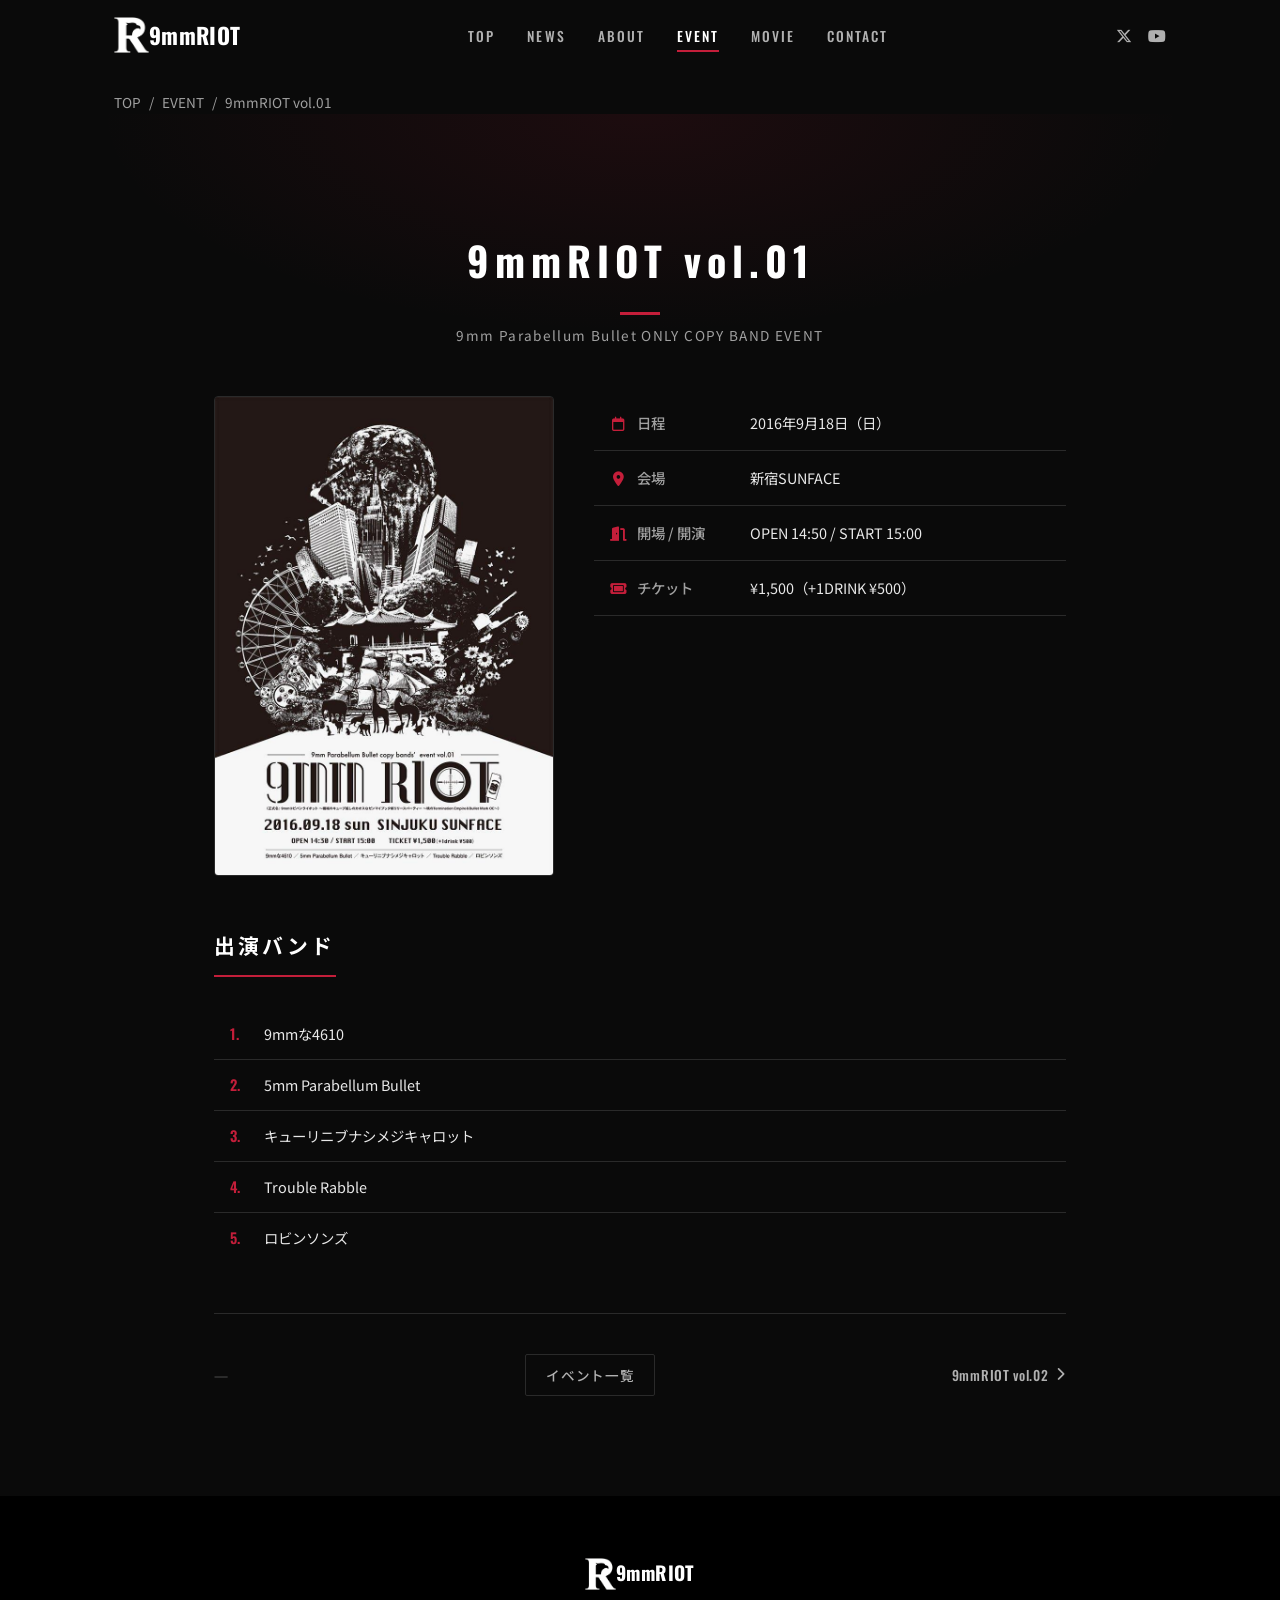
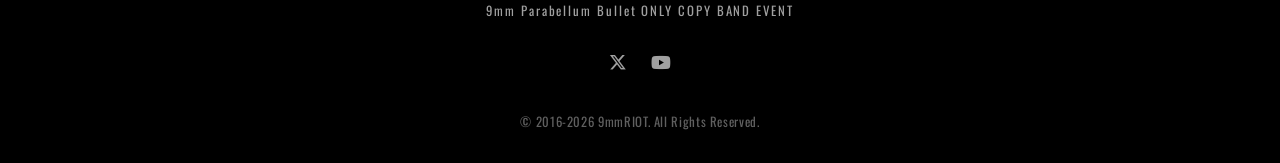
<file: pages/riot1.html>
<!DOCTYPE html>
<html lang="ja">
<head>
  <meta charset="UTF-8">
  <meta name="viewport" content="width=device-width, initial-scale=1.0">
  <title>9mmRIOT vol.01 - 9mmRIOT</title>
  <meta name="description" content="9mmRIOT vol.01（2016年9月18日）新宿SUNFACEにて初開催。">
  <!-- OGP -->
  <meta property="og:title" content="9mmRIOT - 9mm Parabellum Bullet ONLY COPY BAND EVENT">
  <meta property="og:description" content="9mm Parabellum Bulletオンリーのコピーバンドイベント。2016年より継続開催、延べ50組以上が出演。">
  <meta property="og:image" content="https://9mmriot-official.netlify.app/images/ogp.jpg">
  <meta property="og:type" content="website">
  <meta name="twitter:card" content="summary">
  <meta name="twitter:site" content="@9mmRIOT">
  <!-- Google Analytics（GA4のIDを取得後に有効化）
  <script async src="https://www.googletagmanager.com/gtag/js?id=G-XXXXXXXXXX"></script>
  <script>
    window.dataLayer = window.dataLayer || [];
    function gtag(){dataLayer.push(arguments);}
    gtag('js', new Date());
    gtag('config', 'G-XXXXXXXXXX');
  </script>
  -->
  <link rel="icon" href="../favicon.svg" type="image/svg+xml">
  <link rel="icon" href="../images/logo.png" type="image/png">
  <link rel="preconnect" href="https://fonts.googleapis.com">
  <link rel="preconnect" href="https://fonts.gstatic.com" crossorigin>
  <link href="https://fonts.googleapis.com/css2?family=Noto+Sans+JP:wght@400;500;700;900&family=Oswald:wght@400;500;600;700&display=swap" rel="stylesheet">
  <link rel="stylesheet" href="https://cdnjs.cloudflare.com/ajax/libs/font-awesome/6.5.1/css/all.min.css">
  <link rel="stylesheet" href="../CSS/style.css">
</head>
<body>
  <header class="site-header scrolled" id="header">
    <div class="header-inner">
      <a href="../index.html" class="site-logo"><img src="../images/logo.png" alt="9mmRIOT" class="logo-img">
        <span class="logo-text"><span class="logo-9mm">9mm</span><span class="logo-riot">RIOT</span></span></a>
      <nav class="global-nav" id="globalNav">
        <ul class="nav-list">
          <li><a href="../index.html" class="nav-link">TOP</a></li>
          <li><a href="news.html" class="nav-link">NEWS</a></li>
          <li><a href="about.html" class="nav-link">ABOUT</a></li>
          <li><a href="event.html" class="nav-link active">EVENT</a></li>
          <li><a href="../index.html#movie" class="nav-link">MOVIE</a></li>
          <li><a href="../index.html#contact" class="nav-link">CONTACT</a></li>
        </ul>
      </nav>
      <div class="header-sns">
        <a href="https://x.com/9mmRIOT" target="_blank" rel="noopener" aria-label="X (Twitter)"><i class="fa-brands fa-x-twitter"></i></a>
        <a href="https://www.youtube.com/channel/UCzkWViUs8ESkLUqMBKte0iw" target="_blank" rel="noopener" aria-label="YouTube"><i class="fa-brands fa-youtube"></i></a>
      </div>
      <button class="hamburger" id="hamburger" aria-label="メニューを開く"><span></span><span></span><span></span></button>
    </div>
  </header>

  <div class="breadcrumb"><a href="../index.html">TOP</a><span>/</span><a href="event.html">EVENT</a><span>/</span>9mmRIOT vol.01</div>

  <div class="page-header">
    <div class="container">
      <h1 class="section-title">9mmRIOT vol.01</h1>
      <p class="section-subtitle">9mm Parabellum Bullet ONLY COPY BAND EVENT</p>
    </div>
  </div>

  <div class="page-body">
    <div class="container">
      <div class="event-detail-layout">
        <div class="event-flyer">
          <img src="../images/flyers/riot1-flyer.jpg" alt="9mmRIOT vol.01 フライヤー">
        </div>
        <div class="event-detail-info">
          <div class="event-detail-table">
            <table><tbody>
              <tr><th><i class="fa-regular fa-calendar"></i> 日程</th><td>2016年9月18日（日）</td></tr>
              <tr><th><i class="fa-solid fa-location-dot"></i> 会場</th><td>新宿SUNFACE</td></tr>
              <tr><th><i class="fa-solid fa-door-open"></i> 開場 / 開演</th><td>OPEN 14:50 / START 15:00</td></tr>
              <tr><th><i class="fa-solid fa-ticket"></i> チケット</th><td>¥1,500（+1DRINK ¥500）</td></tr>
            </tbody></table>
          </div>
        </div>
      </div>

      <section class="event-lineup-section">
        <h2 class="about-section-title">出演バンド</h2>
        <ol class="event-lineup-grid">
          <li>9mmな4610</li>
          <li>5mm Parabellum Bullet</li>
          <li>キューリニブナシメジキャロット</li>
          <li>Trouble Rabble</li>
          <li>ロビンソンズ</li>
        </ol>
      </section>

      <div class="event-page-nav">
        <span class="event-page-nav-link prev disabled">—</span>
        <a href="event.html" class="event-page-nav-link list">イベント一覧</a>
        <a href="riot2.html" class="event-page-nav-link next">9mmRIOT vol.02 <i class="fa-solid fa-chevron-right"></i></a>
      </div>
    </div>
  </div>

  <footer class="site-footer">
    <div class="footer-inner">
      <div class="footer-logo"><img src="../images/logo.png" alt="9mmRIOT" class="logo-img">
        <span class="logo-text"><span class="logo-9mm">9mm</span><span class="logo-riot">RIOT</span></span></div>
      <p class="footer-desc">9mm Parabellum Bullet ONLY COPY BAND EVENT</p>
      <div class="footer-sns">
        <a href="https://x.com/9mmRIOT" target="_blank" rel="noopener" aria-label="X (Twitter)"><i class="fa-brands fa-x-twitter"></i></a>
        <a href="https://www.youtube.com/channel/UCzkWViUs8ESkLUqMBKte0iw" target="_blank" rel="noopener" aria-label="YouTube"><i class="fa-brands fa-youtube"></i></a>
      </div>
      <p class="footer-copy">&copy; 2016-2026 9mmRIOT. All Rights Reserved.</p>
    </div>
  </footer>

  <!-- Back to Top -->
  <a href="#" class="back-to-top" id="backToTop" aria-label="ページトップへ戻る">
    <i class="fa-solid fa-angle-up"></i>
  </a>
  <script src="../JS/main.js"></script>
</body>
</html>
</file>
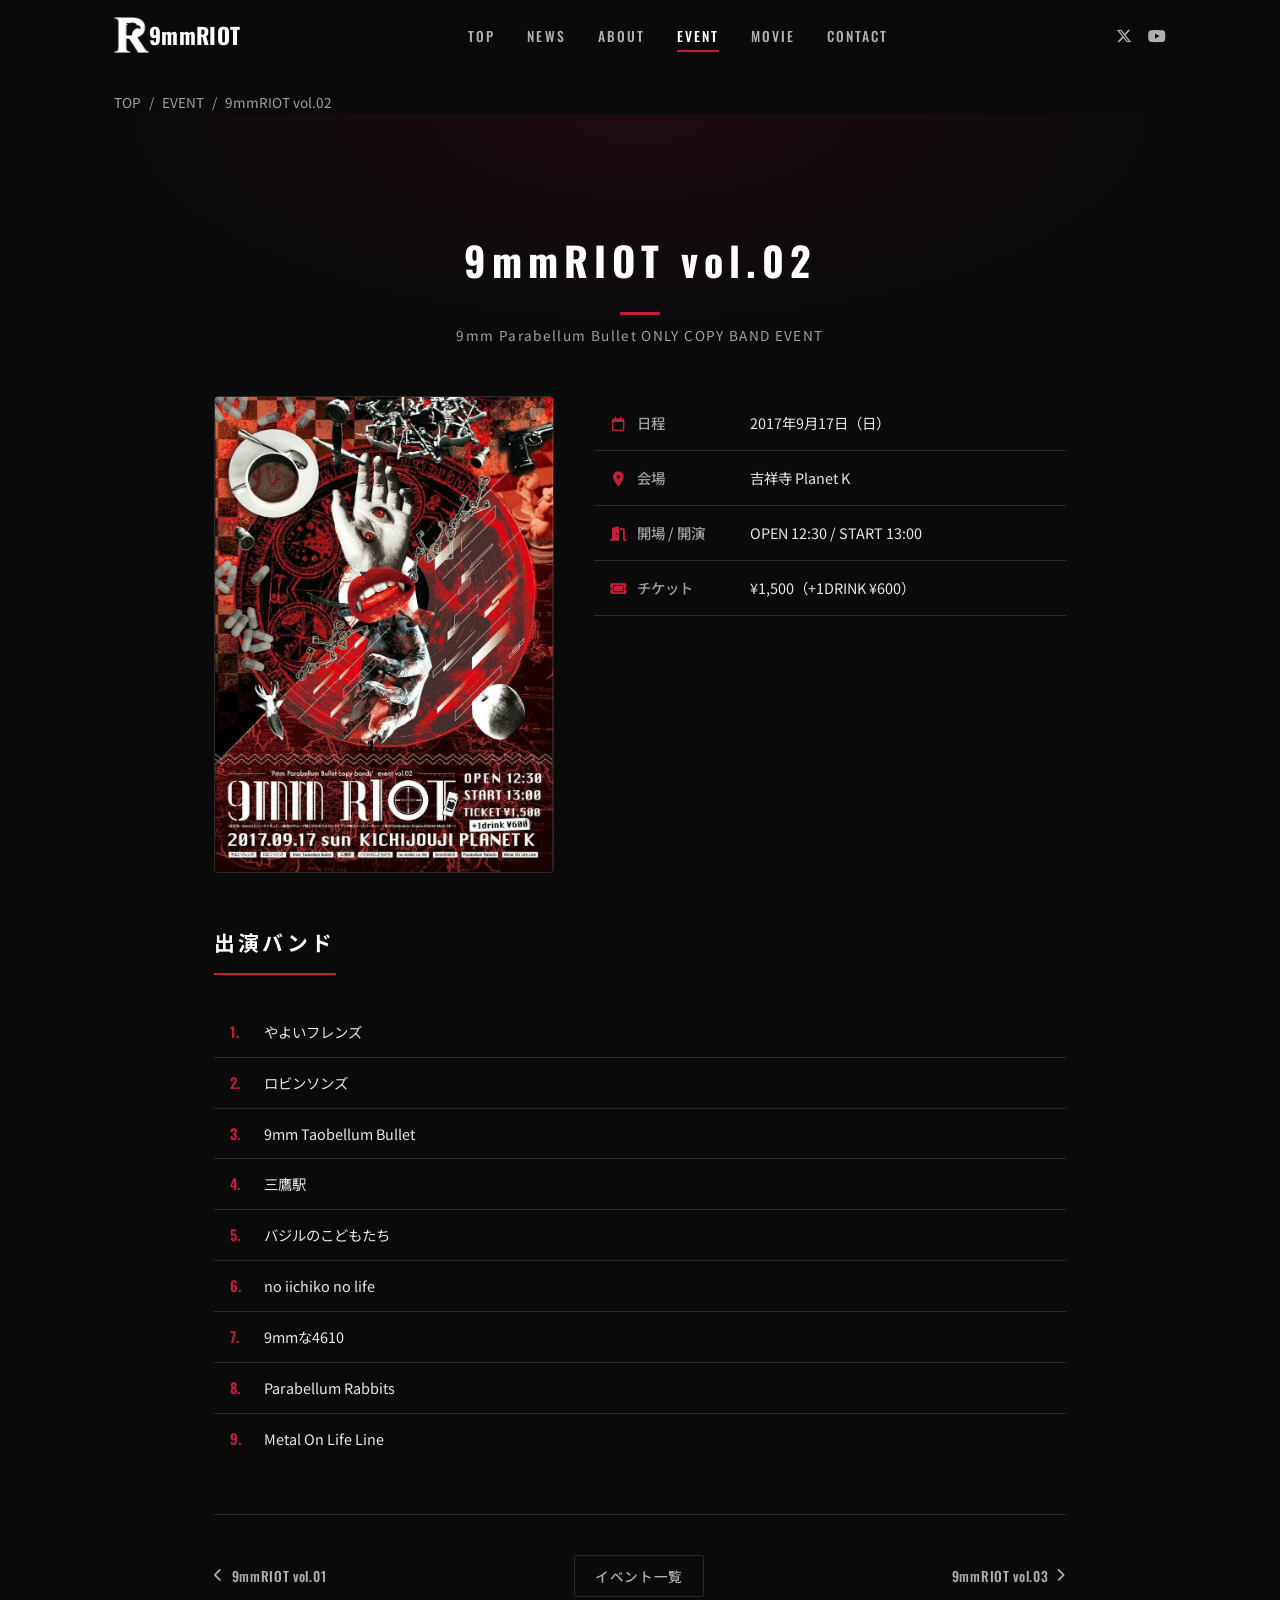
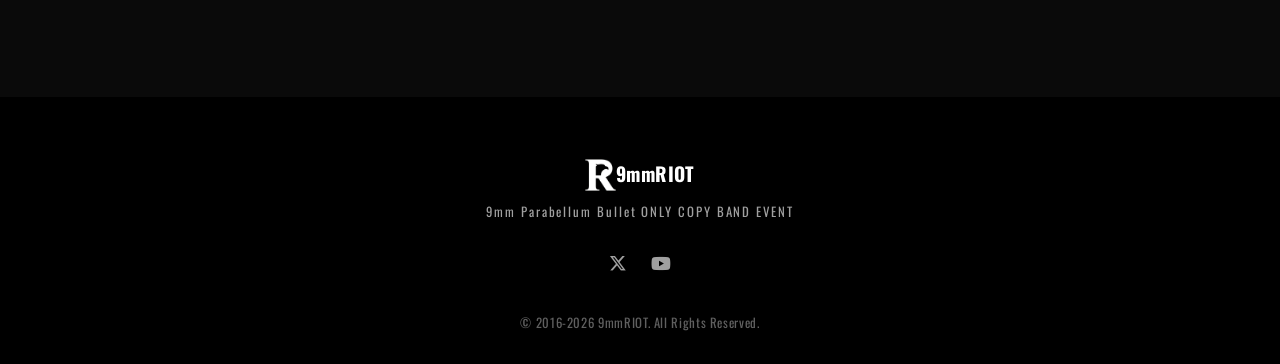
<file: pages/riot2.html>
<!DOCTYPE html>
<html lang="ja">
<head>
  <meta charset="UTF-8">
  <meta name="viewport" content="width=device-width, initial-scale=1.0">
  <title>9mmRIOT vol.02 - 9mmRIOT</title>
  <meta name="description" content="9mmRIOT vol.02（2017年9月17日）吉祥寺 Planet Kにて開催。">
  <!-- OGP -->
  <meta property="og:title" content="9mmRIOT - 9mm Parabellum Bullet ONLY COPY BAND EVENT">
  <meta property="og:description" content="9mm Parabellum Bulletオンリーのコピーバンドイベント。2016年より継続開催、延べ50組以上が出演。">
  <meta property="og:image" content="https://9mmriot-official.netlify.app/images/ogp.jpg">
  <meta property="og:type" content="website">
  <meta name="twitter:card" content="summary">
  <meta name="twitter:site" content="@9mmRIOT">
  <!-- Google Analytics（GA4のIDを取得後に有効化）
  <script async src="https://www.googletagmanager.com/gtag/js?id=G-XXXXXXXXXX"></script>
  <script>
    window.dataLayer = window.dataLayer || [];
    function gtag(){dataLayer.push(arguments);}
    gtag('js', new Date());
    gtag('config', 'G-XXXXXXXXXX');
  </script>
  -->
  <link rel="icon" href="../favicon.svg" type="image/svg+xml">
  <link rel="icon" href="../images/logo.png" type="image/png">
  <link rel="preconnect" href="https://fonts.googleapis.com">
  <link rel="preconnect" href="https://fonts.gstatic.com" crossorigin>
  <link href="https://fonts.googleapis.com/css2?family=Noto+Sans+JP:wght@400;500;700;900&family=Oswald:wght@400;500;600;700&display=swap" rel="stylesheet">
  <link rel="stylesheet" href="https://cdnjs.cloudflare.com/ajax/libs/font-awesome/6.5.1/css/all.min.css">
  <link rel="stylesheet" href="../CSS/style.css">
</head>
<body>
  <header class="site-header scrolled" id="header">
    <div class="header-inner">
      <a href="../index.html" class="site-logo"><img src="../images/logo.png" alt="9mmRIOT" class="logo-img">
        <span class="logo-text"><span class="logo-9mm">9mm</span><span class="logo-riot">RIOT</span></span></a>
      <nav class="global-nav" id="globalNav">
        <ul class="nav-list">
          <li><a href="../index.html" class="nav-link">TOP</a></li>
          <li><a href="news.html" class="nav-link">NEWS</a></li>
          <li><a href="about.html" class="nav-link">ABOUT</a></li>
          <li><a href="event.html" class="nav-link active">EVENT</a></li>
          <li><a href="../index.html#movie" class="nav-link">MOVIE</a></li>
          <li><a href="../index.html#contact" class="nav-link">CONTACT</a></li>
        </ul>
      </nav>
      <div class="header-sns">
        <a href="https://x.com/9mmRIOT" target="_blank" rel="noopener" aria-label="X (Twitter)"><i class="fa-brands fa-x-twitter"></i></a>
        <a href="https://www.youtube.com/channel/UCzkWViUs8ESkLUqMBKte0iw" target="_blank" rel="noopener" aria-label="YouTube"><i class="fa-brands fa-youtube"></i></a>
      </div>
      <button class="hamburger" id="hamburger" aria-label="メニューを開く"><span></span><span></span><span></span></button>
    </div>
  </header>

  <div class="breadcrumb"><a href="../index.html">TOP</a><span>/</span><a href="event.html">EVENT</a><span>/</span>9mmRIOT vol.02</div>

  <div class="page-header">
    <div class="container">
      <h1 class="section-title">9mmRIOT vol.02</h1>
      <p class="section-subtitle">9mm Parabellum Bullet ONLY COPY BAND EVENT</p>
    </div>
  </div>

  <div class="page-body">
    <div class="container">
      <div class="event-detail-layout">
        <div class="event-flyer">
          <img src="../images/flyers/riot2-flyer.jpg" alt="9mmRIOT vol.02 フライヤー">
        </div>
        <div class="event-detail-info">
          <div class="event-detail-table">
            <table><tbody>
              <tr><th><i class="fa-regular fa-calendar"></i> 日程</th><td>2017年9月17日（日）</td></tr>
              <tr><th><i class="fa-solid fa-location-dot"></i> 会場</th><td>吉祥寺 Planet K</td></tr>
              <tr><th><i class="fa-solid fa-door-open"></i> 開場 / 開演</th><td>OPEN 12:30 / START 13:00</td></tr>
              <tr><th><i class="fa-solid fa-ticket"></i> チケット</th><td>¥1,500（+1DRINK ¥600）</td></tr>
            </tbody></table>
          </div>
        </div>
      </div>

      <section class="event-lineup-section">
        <h2 class="about-section-title">出演バンド</h2>
        <ol class="event-lineup-grid">
          <li>やよいフレンズ</li>
          <li>ロビンソンズ</li>
          <li>9mm Taobellum Bullet</li>
          <li>三鷹駅</li>
          <li>バジルのこどもたち</li>
          <li>no iichiko no life</li>
          <li>9mmな4610</li>
          <li>Parabellum Rabbits</li>
          <li>Metal On Life Line</li>
        </ol>
      </section>

      <div class="event-page-nav">
        <a href="riot1.html" class="event-page-nav-link prev"><i class="fa-solid fa-chevron-left"></i> 9mmRIOT vol.01</a>
        <a href="event.html" class="event-page-nav-link list">イベント一覧</a>
        <a href="riot3.html" class="event-page-nav-link next">9mmRIOT vol.03 <i class="fa-solid fa-chevron-right"></i></a>
      </div>
    </div>
  </div>

  <footer class="site-footer">
    <div class="footer-inner">
      <div class="footer-logo"><img src="../images/logo.png" alt="9mmRIOT" class="logo-img">
        <span class="logo-text"><span class="logo-9mm">9mm</span><span class="logo-riot">RIOT</span></span></div>
      <p class="footer-desc">9mm Parabellum Bullet ONLY COPY BAND EVENT</p>
      <div class="footer-sns">
        <a href="https://x.com/9mmRIOT" target="_blank" rel="noopener" aria-label="X (Twitter)"><i class="fa-brands fa-x-twitter"></i></a>
        <a href="https://www.youtube.com/channel/UCzkWViUs8ESkLUqMBKte0iw" target="_blank" rel="noopener" aria-label="YouTube"><i class="fa-brands fa-youtube"></i></a>
      </div>
      <p class="footer-copy">&copy; 2016-2026 9mmRIOT. All Rights Reserved.</p>
    </div>
  </footer>

  <!-- Back to Top -->
  <a href="#" class="back-to-top" id="backToTop" aria-label="ページトップへ戻る">
    <i class="fa-solid fa-angle-up"></i>
  </a>
  <script src="../JS/main.js"></script>
</body>
</html>
</file>
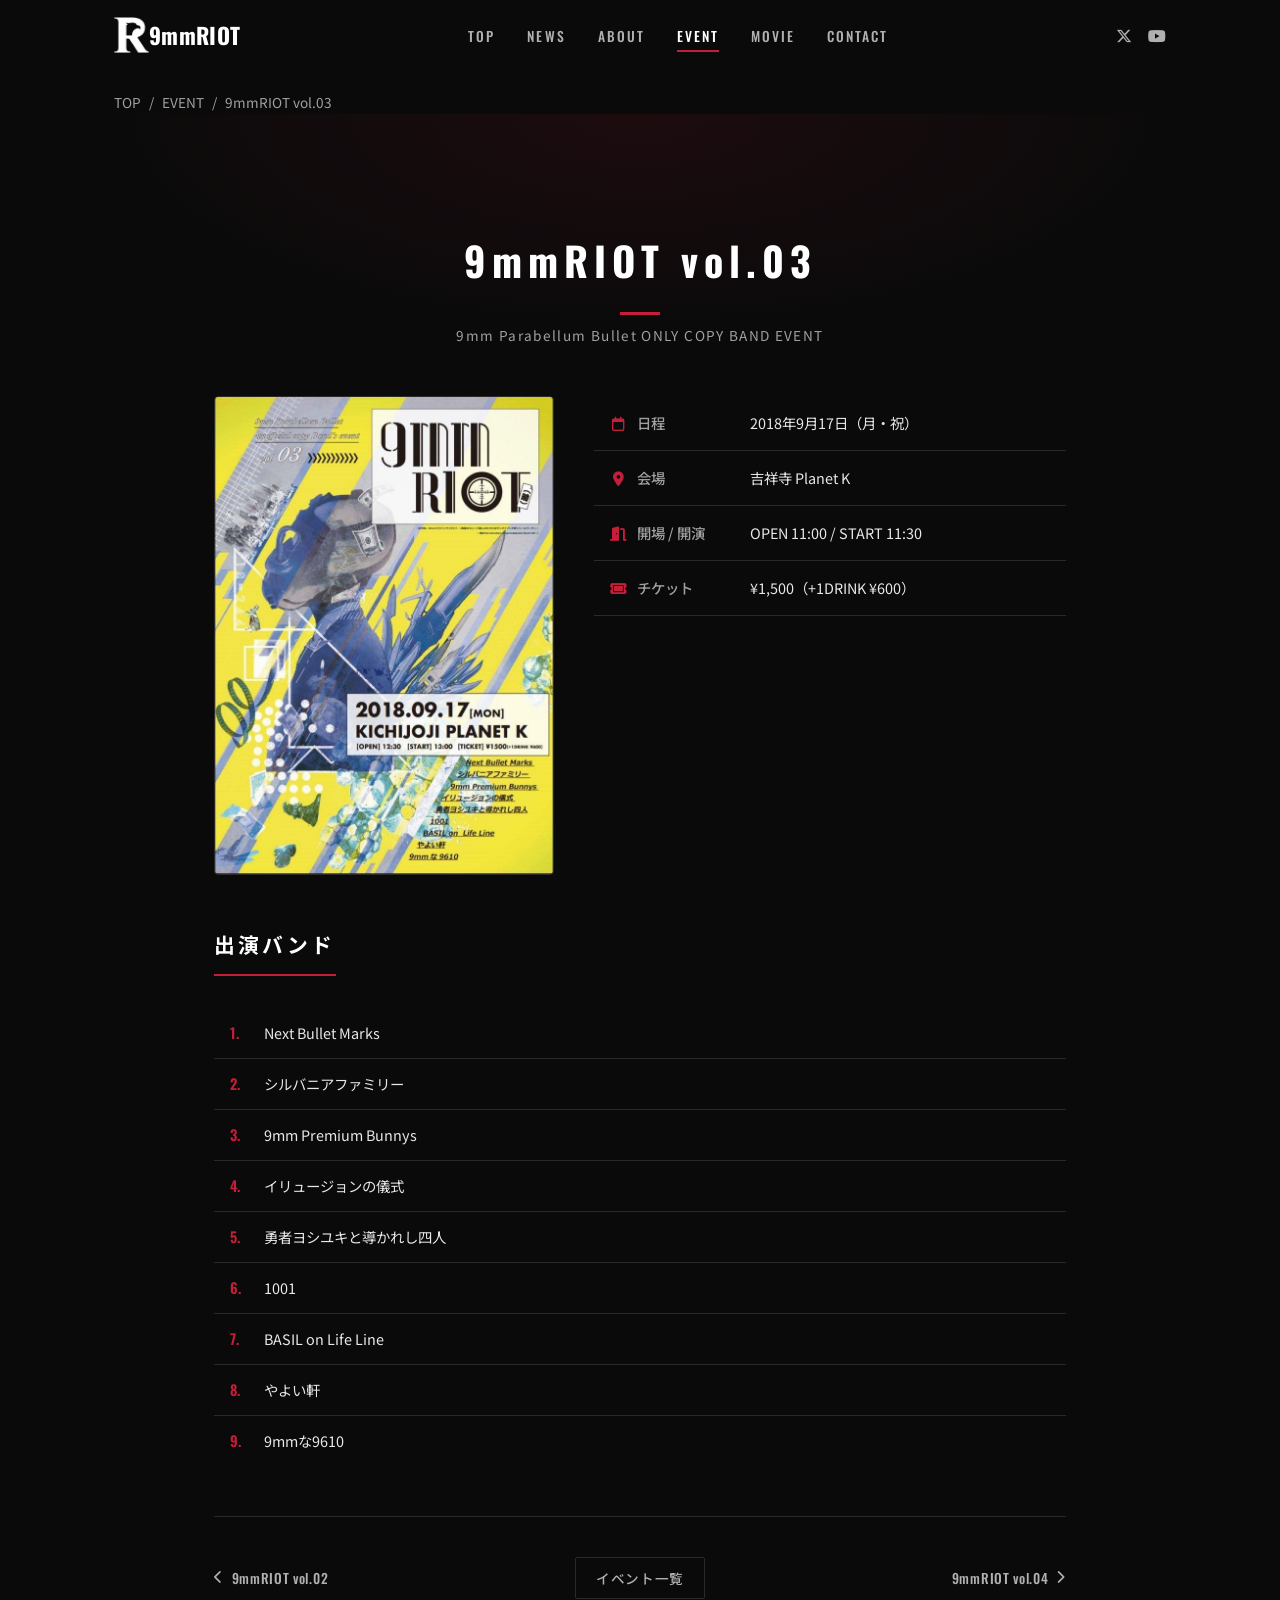
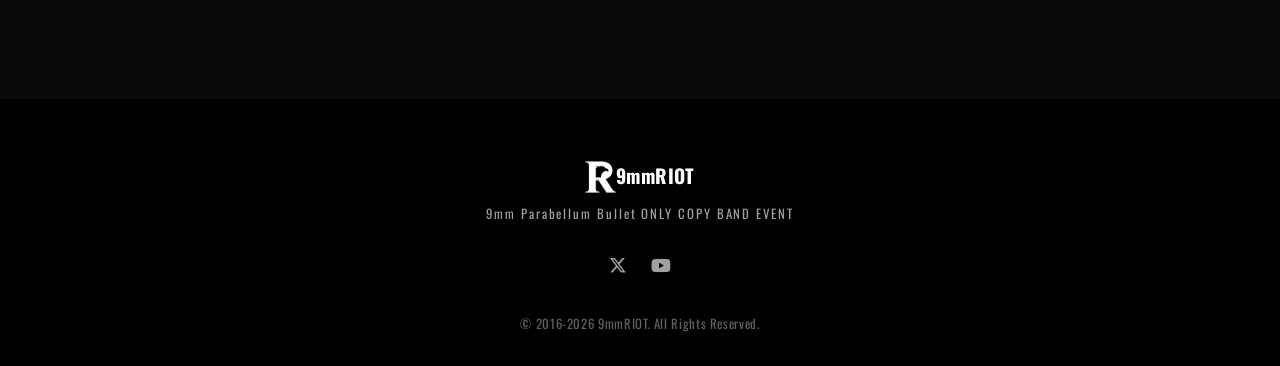
<file: pages/riot3.html>
<!DOCTYPE html>
<html lang="ja">
<head>
  <meta charset="UTF-8">
  <meta name="viewport" content="width=device-width, initial-scale=1.0">
  <title>9mmRIOT vol.03 - 9mmRIOT</title>
  <meta name="description" content="9mmRIOT vol.03（2018年9月17日）吉祥寺 Planet Kにて開催。">
  <!-- OGP -->
  <meta property="og:title" content="9mmRIOT - 9mm Parabellum Bullet ONLY COPY BAND EVENT">
  <meta property="og:description" content="9mm Parabellum Bulletオンリーのコピーバンドイベント。2016年より継続開催、延べ50組以上が出演。">
  <meta property="og:image" content="https://9mmriot-official.netlify.app/images/ogp.jpg">
  <meta property="og:type" content="website">
  <meta name="twitter:card" content="summary">
  <meta name="twitter:site" content="@9mmRIOT">
  <!-- Google Analytics（GA4のIDを取得後に有効化）
  <script async src="https://www.googletagmanager.com/gtag/js?id=G-XXXXXXXXXX"></script>
  <script>
    window.dataLayer = window.dataLayer || [];
    function gtag(){dataLayer.push(arguments);}
    gtag('js', new Date());
    gtag('config', 'G-XXXXXXXXXX');
  </script>
  -->
  <link rel="icon" href="../favicon.svg" type="image/svg+xml">
  <link rel="icon" href="../images/logo.png" type="image/png">
  <link rel="preconnect" href="https://fonts.googleapis.com">
  <link rel="preconnect" href="https://fonts.gstatic.com" crossorigin>
  <link href="https://fonts.googleapis.com/css2?family=Noto+Sans+JP:wght@400;500;700;900&family=Oswald:wght@400;500;600;700&display=swap" rel="stylesheet">
  <link rel="stylesheet" href="https://cdnjs.cloudflare.com/ajax/libs/font-awesome/6.5.1/css/all.min.css">
  <link rel="stylesheet" href="../CSS/style.css">
</head>
<body>
  <header class="site-header scrolled" id="header">
    <div class="header-inner">
      <a href="../index.html" class="site-logo"><img src="../images/logo.png" alt="9mmRIOT" class="logo-img">
        <span class="logo-text"><span class="logo-9mm">9mm</span><span class="logo-riot">RIOT</span></span></a>
      <nav class="global-nav" id="globalNav">
        <ul class="nav-list">
          <li><a href="../index.html" class="nav-link">TOP</a></li>
          <li><a href="news.html" class="nav-link">NEWS</a></li>
          <li><a href="about.html" class="nav-link">ABOUT</a></li>
          <li><a href="event.html" class="nav-link active">EVENT</a></li>
          <li><a href="../index.html#movie" class="nav-link">MOVIE</a></li>
          <li><a href="../index.html#contact" class="nav-link">CONTACT</a></li>
        </ul>
      </nav>
      <div class="header-sns">
        <a href="https://x.com/9mmRIOT" target="_blank" rel="noopener" aria-label="X (Twitter)"><i class="fa-brands fa-x-twitter"></i></a>
        <a href="https://www.youtube.com/channel/UCzkWViUs8ESkLUqMBKte0iw" target="_blank" rel="noopener" aria-label="YouTube"><i class="fa-brands fa-youtube"></i></a>
      </div>
      <button class="hamburger" id="hamburger" aria-label="メニューを開く"><span></span><span></span><span></span></button>
    </div>
  </header>

  <div class="breadcrumb"><a href="../index.html">TOP</a><span>/</span><a href="event.html">EVENT</a><span>/</span>9mmRIOT vol.03</div>

  <div class="page-header">
    <div class="container">
      <h1 class="section-title">9mmRIOT vol.03</h1>
      <p class="section-subtitle">9mm Parabellum Bullet ONLY COPY BAND EVENT</p>
    </div>
  </div>

  <div class="page-body">
    <div class="container">
      <div class="event-detail-layout">
        <div class="event-flyer">
          <img src="../images/flyers/riot3-flyer.jpg" alt="9mmRIOT vol.03 フライヤー">
        </div>
        <div class="event-detail-info">
          <div class="event-detail-table">
            <table><tbody>
              <tr><th><i class="fa-regular fa-calendar"></i> 日程</th><td>2018年9月17日（月・祝）</td></tr>
              <tr><th><i class="fa-solid fa-location-dot"></i> 会場</th><td>吉祥寺 Planet K</td></tr>
              <tr><th><i class="fa-solid fa-door-open"></i> 開場 / 開演</th><td>OPEN 11:00 / START 11:30</td></tr>
              <tr><th><i class="fa-solid fa-ticket"></i> チケット</th><td>¥1,500（+1DRINK ¥600）</td></tr>
            </tbody></table>
          </div>
        </div>
      </div>

      <section class="event-lineup-section">
        <h2 class="about-section-title">出演バンド</h2>
        <ol class="event-lineup-grid">
          <li>Next Bullet Marks</li>
          <li>シルバニアファミリー</li>
          <li>9mm Premium Bunnys</li>
          <li>イリュージョンの儀式</li>
          <li>勇者ヨシユキと導かれし四人</li>
          <li>1001</li>
          <li>BASIL on Life Line</li>
          <li>やよい軒</li>
          <li>9mmな9610</li>
        </ol>
      </section>

      <div class="event-page-nav">
        <a href="riot2.html" class="event-page-nav-link prev"><i class="fa-solid fa-chevron-left"></i> 9mmRIOT vol.02</a>
        <a href="event.html" class="event-page-nav-link list">イベント一覧</a>
        <a href="riot4.html" class="event-page-nav-link next">9mmRIOT vol.04 <i class="fa-solid fa-chevron-right"></i></a>
      </div>
    </div>
  </div>

  <footer class="site-footer">
    <div class="footer-inner">
      <div class="footer-logo"><img src="../images/logo.png" alt="9mmRIOT" class="logo-img">
        <span class="logo-text"><span class="logo-9mm">9mm</span><span class="logo-riot">RIOT</span></span></div>
      <p class="footer-desc">9mm Parabellum Bullet ONLY COPY BAND EVENT</p>
      <div class="footer-sns">
        <a href="https://x.com/9mmRIOT" target="_blank" rel="noopener" aria-label="X (Twitter)"><i class="fa-brands fa-x-twitter"></i></a>
        <a href="https://www.youtube.com/channel/UCzkWViUs8ESkLUqMBKte0iw" target="_blank" rel="noopener" aria-label="YouTube"><i class="fa-brands fa-youtube"></i></a>
      </div>
      <p class="footer-copy">&copy; 2016-2026 9mmRIOT. All Rights Reserved.</p>
    </div>
  </footer>

  <!-- Back to Top -->
  <a href="#" class="back-to-top" id="backToTop" aria-label="ページトップへ戻る">
    <i class="fa-solid fa-angle-up"></i>
  </a>
  <script src="../JS/main.js"></script>
</body>
</html>
</file>
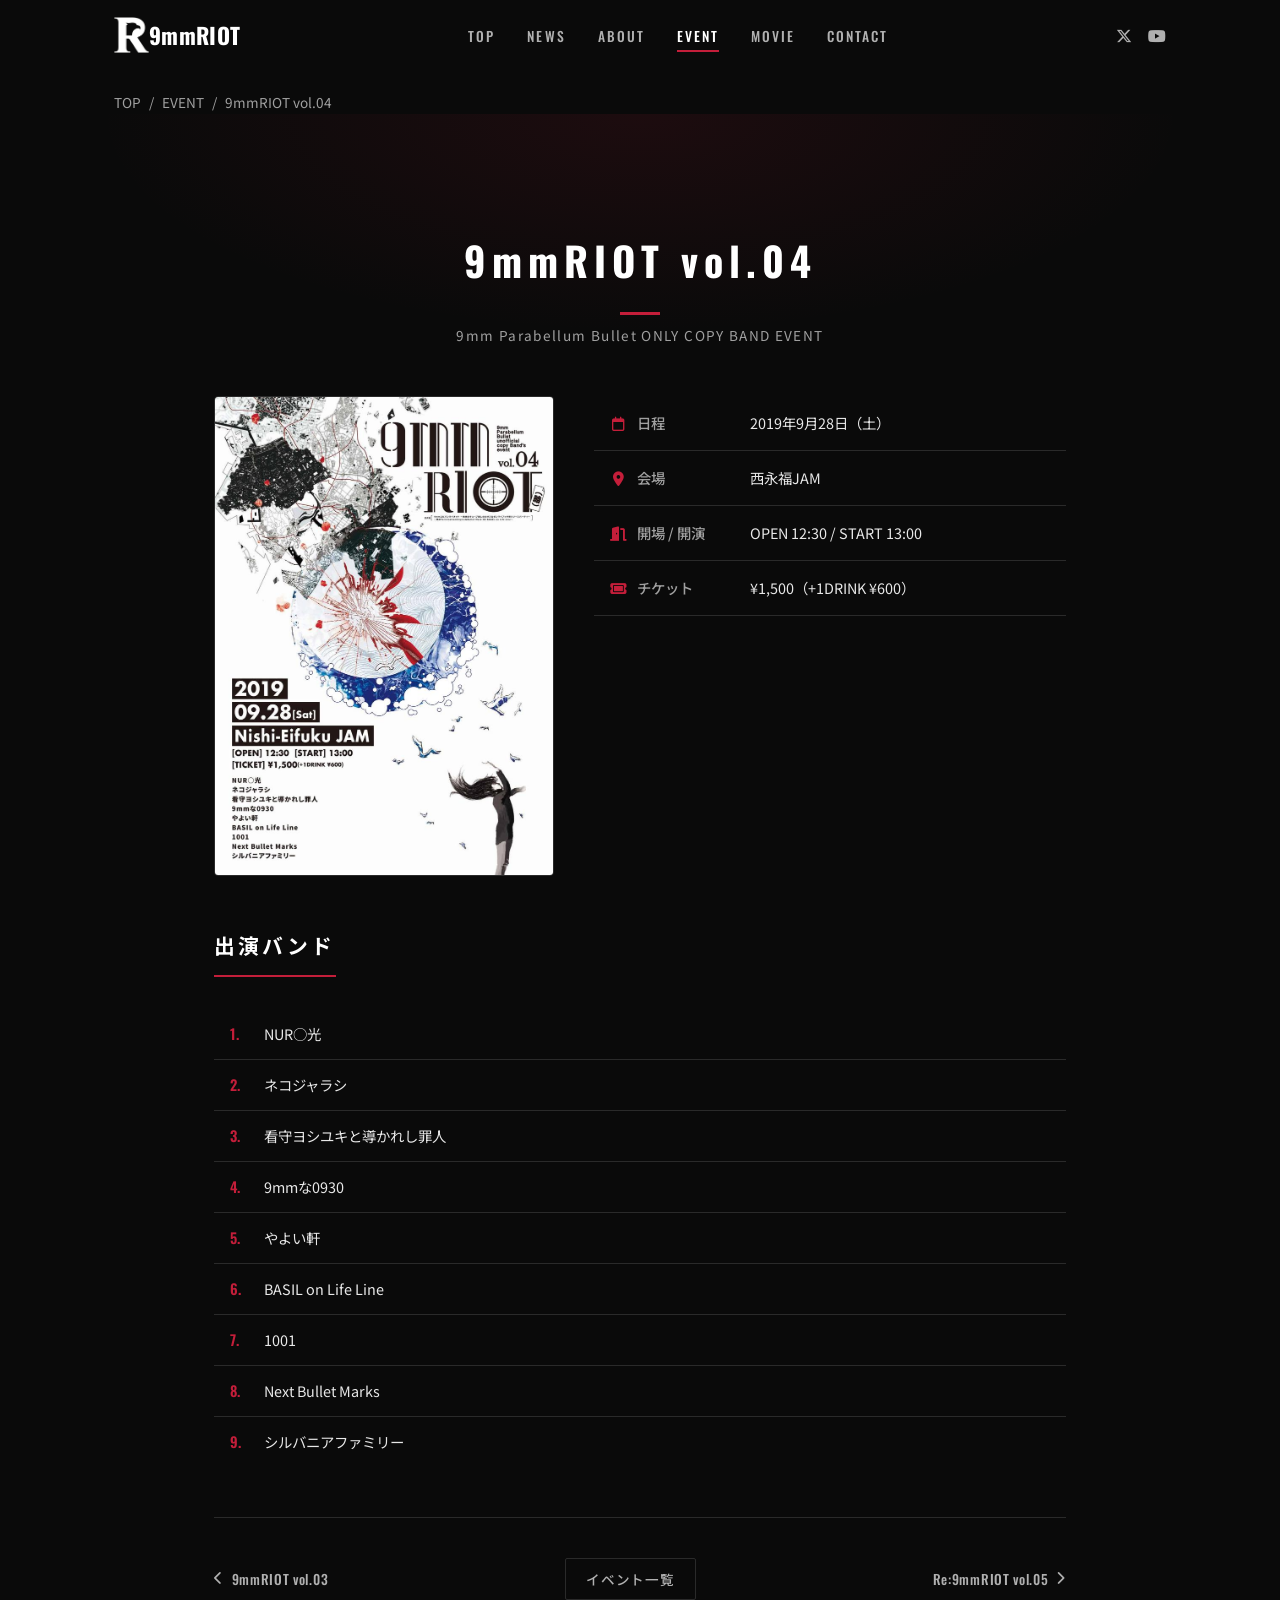
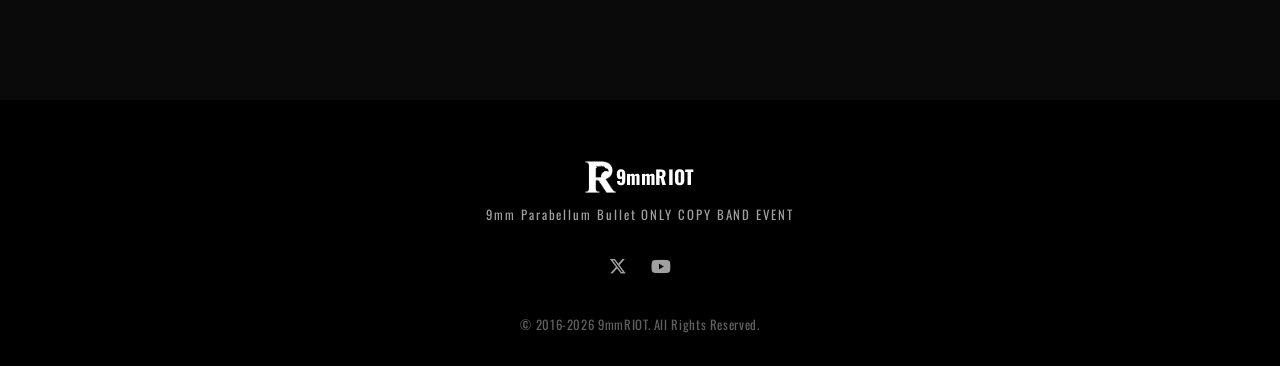
<file: pages/riot4.html>
<!DOCTYPE html>
<html lang="ja">
<head>
  <meta charset="UTF-8">
  <meta name="viewport" content="width=device-width, initial-scale=1.0">
  <title>9mmRIOT vol.04 - 9mmRIOT</title>
  <meta name="description" content="9mmRIOT vol.04（2019年9月28日）西永福JAMにて開催。">
  <!-- OGP -->
  <meta property="og:title" content="9mmRIOT - 9mm Parabellum Bullet ONLY COPY BAND EVENT">
  <meta property="og:description" content="9mm Parabellum Bulletオンリーのコピーバンドイベント。2016年より継続開催、延べ50組以上が出演。">
  <meta property="og:image" content="https://9mmriot-official.netlify.app/images/ogp.jpg">
  <meta property="og:type" content="website">
  <meta name="twitter:card" content="summary">
  <meta name="twitter:site" content="@9mmRIOT">
  <!-- Google Analytics（GA4のIDを取得後に有効化）
  <script async src="https://www.googletagmanager.com/gtag/js?id=G-XXXXXXXXXX"></script>
  <script>
    window.dataLayer = window.dataLayer || [];
    function gtag(){dataLayer.push(arguments);}
    gtag('js', new Date());
    gtag('config', 'G-XXXXXXXXXX');
  </script>
  -->
  <link rel="icon" href="../favicon.svg" type="image/svg+xml">
  <link rel="icon" href="../images/logo.png" type="image/png">
  <link rel="preconnect" href="https://fonts.googleapis.com">
  <link rel="preconnect" href="https://fonts.gstatic.com" crossorigin>
  <link href="https://fonts.googleapis.com/css2?family=Noto+Sans+JP:wght@400;500;700;900&family=Oswald:wght@400;500;600;700&display=swap" rel="stylesheet">
  <link rel="stylesheet" href="https://cdnjs.cloudflare.com/ajax/libs/font-awesome/6.5.1/css/all.min.css">
  <link rel="stylesheet" href="../CSS/style.css">
</head>
<body>
  <header class="site-header scrolled" id="header">
    <div class="header-inner">
      <a href="../index.html" class="site-logo"><img src="../images/logo.png" alt="9mmRIOT" class="logo-img">
        <span class="logo-text"><span class="logo-9mm">9mm</span><span class="logo-riot">RIOT</span></span></a>
      <nav class="global-nav" id="globalNav">
        <ul class="nav-list">
          <li><a href="../index.html" class="nav-link">TOP</a></li>
          <li><a href="news.html" class="nav-link">NEWS</a></li>
          <li><a href="about.html" class="nav-link">ABOUT</a></li>
          <li><a href="event.html" class="nav-link active">EVENT</a></li>
          <li><a href="../index.html#movie" class="nav-link">MOVIE</a></li>
          <li><a href="../index.html#contact" class="nav-link">CONTACT</a></li>
        </ul>
      </nav>
      <div class="header-sns">
        <a href="https://x.com/9mmRIOT" target="_blank" rel="noopener" aria-label="X (Twitter)"><i class="fa-brands fa-x-twitter"></i></a>
        <a href="https://www.youtube.com/channel/UCzkWViUs8ESkLUqMBKte0iw" target="_blank" rel="noopener" aria-label="YouTube"><i class="fa-brands fa-youtube"></i></a>
      </div>
      <button class="hamburger" id="hamburger" aria-label="メニューを開く"><span></span><span></span><span></span></button>
    </div>
  </header>

  <div class="breadcrumb"><a href="../index.html">TOP</a><span>/</span><a href="event.html">EVENT</a><span>/</span>9mmRIOT vol.04</div>

  <div class="page-header">
    <div class="container">
      <h1 class="section-title">9mmRIOT vol.04</h1>
      <p class="section-subtitle">9mm Parabellum Bullet ONLY COPY BAND EVENT</p>
    </div>
  </div>

  <div class="page-body">
    <div class="container">
      <div class="event-detail-layout">
        <div class="event-flyer">
          <img src="../images/flyers/riot4-flyer.jpg" alt="9mmRIOT vol.04 フライヤー">
        </div>
        <div class="event-detail-info">
          <div class="event-detail-table">
            <table><tbody>
              <tr><th><i class="fa-regular fa-calendar"></i> 日程</th><td>2019年9月28日（土）</td></tr>
              <tr><th><i class="fa-solid fa-location-dot"></i> 会場</th><td>西永福JAM</td></tr>
              <tr><th><i class="fa-solid fa-door-open"></i> 開場 / 開演</th><td>OPEN 12:30 / START 13:00</td></tr>
              <tr><th><i class="fa-solid fa-ticket"></i> チケット</th><td>¥1,500（+1DRINK ¥600）</td></tr>
            </tbody></table>
          </div>
        </div>
      </div>

      <section class="event-lineup-section">
        <h2 class="about-section-title">出演バンド</h2>
        <ol class="event-lineup-grid">
          <li>NUR○光</li>
          <li>ネコジャラシ</li>
          <li>看守ヨシユキと導かれし罪人</li>
          <li>9mmな0930</li>
          <li>やよい軒</li>
          <li>BASIL on Life Line</li>
          <li>1001</li>
          <li>Next Bullet Marks</li>
          <li>シルバニアファミリー</li>
        </ol>
      </section>

      <div class="event-page-nav">
        <a href="riot3.html" class="event-page-nav-link prev"><i class="fa-solid fa-chevron-left"></i> 9mmRIOT vol.03</a>
        <a href="event.html" class="event-page-nav-link list">イベント一覧</a>
        <a href="riot5.html" class="event-page-nav-link next">Re:9mmRIOT vol.05 <i class="fa-solid fa-chevron-right"></i></a>
      </div>
    </div>
  </div>

  <footer class="site-footer">
    <div class="footer-inner">
      <div class="footer-logo"><img src="../images/logo.png" alt="9mmRIOT" class="logo-img">
        <span class="logo-text"><span class="logo-9mm">9mm</span><span class="logo-riot">RIOT</span></span></div>
      <p class="footer-desc">9mm Parabellum Bullet ONLY COPY BAND EVENT</p>
      <div class="footer-sns">
        <a href="https://x.com/9mmRIOT" target="_blank" rel="noopener" aria-label="X (Twitter)"><i class="fa-brands fa-x-twitter"></i></a>
        <a href="https://www.youtube.com/channel/UCzkWViUs8ESkLUqMBKte0iw" target="_blank" rel="noopener" aria-label="YouTube"><i class="fa-brands fa-youtube"></i></a>
      </div>
      <p class="footer-copy">&copy; 2016-2026 9mmRIOT. All Rights Reserved.</p>
    </div>
  </footer>

  <!-- Back to Top -->
  <a href="#" class="back-to-top" id="backToTop" aria-label="ページトップへ戻る">
    <i class="fa-solid fa-angle-up"></i>
  </a>
  <script src="../JS/main.js"></script>
</body>
</html>
</file>
<file: CSS/style.css>
/* ============================================================
   9mmRIOT - Official Website Stylesheet
   Design: Dark rock aesthetic with red accents
   Reference: 9mm.jp (clean, professional band site)
   ============================================================ */

/* ---------- CSS Custom Properties ---------- */
:root {
  /* Colors */
  --color-bg: #0a0a0a;
  --color-bg-section: #111111;
  --color-bg-alt: #161616;
  --color-bg-card: #161616;
  --color-text: #e8e8e8;
  --color-text-muted: #b0b0b0;
  --color-text-dim: #a0a0a0;
  --color-white: #ffffff;
  --color-black: #000000;
  --color-accent: #c41e3a;
  --color-accent-hover: #e02040;
  --color-accent-dark: #8b1528;
  --color-border: #2a2a2a;
  --color-border-light: #333333;

  /* Typography */
  --font-ja: 'Noto Sans JP', 'Hiragino Kaku Gothic ProN', 'Yu Gothic', sans-serif;
  --font-en: 'Oswald', 'Noto Sans JP', sans-serif;

  /* Spacing */
  --section-padding: 100px;
  --container-width: 1100px;

  /* Transitions */
  --transition-fast: 0.2s ease;
  --transition-base: 0.3s ease;
  --transition-slow: 0.6s ease;

  /* Header */
  --header-height: 70px;
}

/* ---------- Reset & Base ---------- */
*,
*::before,
*::after {
  margin: 0;
  padding: 0;
  box-sizing: border-box;
}

html {
  scroll-behavior: smooth;
  font-size: 16px;
  -webkit-text-size-adjust: 100%;
}

body {
  font-family: var(--font-ja);
  background-color: var(--color-bg);
  color: var(--color-text);
  line-height: 1.8;
  overflow-x: hidden;
  -webkit-font-smoothing: antialiased;
  -moz-osx-font-smoothing: grayscale;
  opacity: 0;
  transition: opacity 0.15s ease;
}

body.is-loaded {
  opacity: 1;
}

a {
  color: inherit;
  text-decoration: none;
  transition: color var(--transition-fast);
}

img {
  max-width: 100%;
  height: auto;
  vertical-align: middle;
}

ul, ol {
  list-style: none;
}

.container {
  max-width: var(--container-width);
  margin: 0 auto;
  padding: 0 24px;
}


/* ---------- Selection ---------- */
::selection {
  background-color: var(--color-accent);
  color: var(--color-white);
}

/* ---------- Scrollbar ---------- */
::-webkit-scrollbar {
  width: 8px;
}
::-webkit-scrollbar-track {
  background: var(--color-bg);
}
::-webkit-scrollbar-thumb {
  background: var(--color-border-light);
  border-radius: 4px;
}
::-webkit-scrollbar-thumb:hover {
  background: var(--color-accent);
}

/* ============================================================
   HEADER
   ============================================================ */
.site-header {
  position: fixed;
  top: 0;
  left: 0;
  width: 100%;
  height: var(--header-height);
  z-index: 1000;
  transition: background-color var(--transition-base), box-shadow var(--transition-base);
}

.site-header.scrolled {
  background-color: rgba(10, 10, 10, 0.95);
  backdrop-filter: blur(10px);
  box-shadow: 0 1px 20px rgba(0, 0, 0, 0.5);
}

.header-inner {
  max-width: var(--container-width);
  margin: 0 auto;
  padding: 0 24px;
  height: 100%;
  display: flex;
  align-items: center;
  justify-content: space-between;
}

/* Logo */
.site-logo {
  display: flex;
  align-items: center;
  gap: 0;
  z-index: 1001;
}

.logo-text {
  font-family: var(--font-en);
  font-size: 1.4rem;
  font-weight: 700;
  letter-spacing: 0.02em;
  display: flex;
  align-items: baseline;
}

.logo-9mm {
  color: var(--color-white);
}

.logo-riot {
  color: var(--color-white);
  font-weight: 900;
}

.logo-img {
  height: 36px;
  width: auto;
  display: block;
}

/* Navigation */
.global-nav {
  flex: 1;
  display: flex;
  justify-content: center;
}

.nav-list {
  display: flex;
  gap: 32px;
}

.nav-link {
  font-family: var(--font-en);
  font-size: 0.85rem;
  font-weight: 500;
  letter-spacing: 0.15em;
  color: var(--color-text-muted);
  position: relative;
  padding: 4px 0;
}

.nav-link::after {
  content: '';
  position: absolute;
  bottom: -2px;
  left: 0;
  width: 0;
  height: 2px;
  background-color: var(--color-accent);
  transition: width var(--transition-base);
}

.nav-link:hover,
.nav-link.active {
  color: var(--color-white);
}

.nav-link:hover::after,
.nav-link.active::after {
  width: 100%;
}

/* Header SNS */
.header-sns {
  display: flex;
  gap: 16px;
}

.header-sns a {
  color: var(--color-text-muted);
  font-size: 1rem;
  transition: color var(--transition-fast);
}

.header-sns a:hover {
  color: var(--color-accent);
}

/* Hamburger */
.hamburger {
  display: none;
  background: none;
  border: none;
  cursor: pointer;
  width: 48px;
  height: 48px;
  position: relative;
  z-index: 1001;
  display: none;
  align-items: center;
  justify-content: center;
}

.hamburger span {
  display: block;
  width: 24px;
  height: 2px;
  background-color: var(--color-white);
  position: absolute;
  left: 0;
  transition: var(--transition-base);
}

.hamburger span:nth-child(1) { top: 12px; }
.hamburger span:nth-child(2) { top: 50%; transform: translateY(-50%); }
.hamburger span:nth-child(3) { bottom: 12px; }

.hamburger.active span:nth-child(1) {
  top: 50%;
  transform: translateY(-50%) rotate(45deg);
}

.hamburger.active span:nth-child(2) {
  opacity: 0;
}

.hamburger.active span:nth-child(3) {
  bottom: 50%;
  transform: translateY(50%) rotate(-45deg);
}

/* ============================================================
   HERO
   ============================================================ */
.hero {
  position: relative;
  height: 100vh;
  min-height: 600px;
  display: flex;
  align-items: center;
  justify-content: center;
  overflow: hidden;
  background:
    radial-gradient(ellipse at 20% 50%, rgba(196, 30, 58, 0.15) 0%, transparent 60%),
    radial-gradient(ellipse at 80% 50%, rgba(196, 30, 58, 0.08) 0%, transparent 60%),
    linear-gradient(180deg, #0a0a0a 0%, #111 50%, #0a0a0a 100%);
}

.hero-overlay {
  position: absolute;
  inset: 0;
  background:
    repeating-linear-gradient(
      0deg,
      transparent,
      transparent 2px,
      rgba(0, 0, 0, 0.03) 2px,
      rgba(0, 0, 0, 0.03) 4px
    );
  pointer-events: none;
}

.hero-particles {
  position: absolute;
  inset: 0;
  pointer-events: none;
}

.hero-content {
  text-align: center;
  z-index: 1;
  animation: heroFadeIn 1.2s ease-out;
}

@keyframes heroFadeIn {
  from {
    opacity: 0;
    transform: translateY(30px);
  }
  to {
    opacity: 1;
    transform: translateY(0);
  }
}

.hero-sub {
  font-family: var(--font-en);
  font-size: 0.85rem;
  letter-spacing: 0.3em;
  color: var(--color-text-muted);
  margin-bottom: 16px;
  font-weight: 400;
}

.hero-title {
  font-family: var(--font-en);
  font-size: clamp(4rem, 12vw, 9rem);
  font-weight: 900;
  line-height: 1;
  letter-spacing: 0.02em;
  margin-bottom: 12px;
}

.hero-title-9mm {
  color: var(--color-white);
}

.hero-title-riot {
  color: var(--color-white);
  text-shadow: 0 0 40px rgba(255, 255, 255, 0.15);
}

.hero-since {
  font-family: var(--font-en);
  font-size: 0.9rem;
  letter-spacing: 0.25em;
  color: var(--color-text-dim);
  margin-bottom: 40px;
}

.hero-cta {
  display: flex;
  gap: 16px;
  justify-content: center;
}

/* Hero scroll indicator */
.hero-scroll {
  position: absolute;
  bottom: 30px;
  left: 50%;
  transform: translateX(-50%);
  display: flex;
  flex-direction: column;
  align-items: center;
  gap: 8px;
  z-index: 1;
}

.hero-scroll span {
  font-family: var(--font-en);
  font-size: 0.65rem;
  letter-spacing: 0.2em;
  color: var(--color-text-dim);
}

.hero-scroll-line {
  width: 1px;
  height: 40px;
  background: linear-gradient(to bottom, var(--color-accent), transparent);
  animation: scrollLine 2s ease-in-out infinite;
}

@keyframes scrollLine {
  0% { transform: scaleY(0); transform-origin: top; }
  50% { transform: scaleY(1); transform-origin: top; }
  51% { transform: scaleY(1); transform-origin: bottom; }
  100% { transform: scaleY(0); transform-origin: bottom; }
}

/* ============================================================
   BUTTONS
   ============================================================ */
.btn {
  display: inline-flex;
  align-items: center;
  gap: 8px;
  font-family: var(--font-en);
  font-size: 0.85rem;
  font-weight: 600;
  letter-spacing: 0.15em;
  padding: 14px 36px;
  border-radius: 2px;
  transition: all var(--transition-base);
  cursor: pointer;
  border: none;
}

.btn-primary {
  background-color: var(--color-accent);
  color: var(--color-white);
}

.btn-primary:hover {
  background-color: var(--color-accent-hover);
  transform: translateY(-2px);
  box-shadow: 0 4px 20px rgba(196, 30, 58, 0.4);
}

.btn-outline {
  background: transparent;
  color: var(--color-white);
  border: 1px solid var(--color-border-light);
}

.btn-outline:hover {
  border-color: var(--color-accent);
  color: var(--color-accent);
  transform: translateY(-2px);
}

.btn-more {
  background: transparent;
  color: var(--color-white);
  padding: 12px 28px;
  border: 1px solid var(--color-border-light);
  border-radius: 2px;
  font-size: 0.8rem;
}

.btn-more:hover {
  color: var(--color-accent);
  border-color: var(--color-accent);
  transform: translateY(-2px);
}

.btn-more i {
  font-size: 0.7rem;
  transition: transform var(--transition-base);
}

.btn-more:hover i {
  transform: translateX(4px);
}

/* ============================================================
   SECTIONS (Common)
   ============================================================ */
.section {
  padding: var(--section-padding) 0;
}

.section-news,
.section-event,
.section-movie {
  background-color: var(--color-bg);
}

.section-about,
.section-contact {
  background-color: var(--color-bg-section);
}

.section-header {
  text-align: center;
  margin-bottom: 60px;
}

.section-title {
  font-family: var(--font-en);
  font-size: 2.2rem;
  font-weight: 700;
  letter-spacing: 0.15em;
  color: var(--color-white);
  position: relative;
  display: inline-block;
}

.section-title::after {
  content: '';
  display: block;
  width: 40px;
  height: 3px;
  background-color: var(--color-accent);
  margin: 16px auto 0;
}

.section-subtitle {
  font-size: 0.85rem;
  color: var(--color-text-dim);
  margin-top: 8px;
  letter-spacing: 0.1em;
}

.section-more {
  text-align: center;
  margin-top: 40px;
}

/* ============================================================
   NEWS SECTION
   ============================================================ */
.news-list {
  max-width: 800px;
  margin: 0 auto;
}

.news-item {
  display: flex;
  align-items: center;
  gap: 16px;
  padding: 20px 0;
  border-bottom: 1px solid var(--color-border);
  opacity: 0;
  transform: translateY(20px);
  transition: opacity 0.6s ease, transform 0.6s ease;
}

.news-item.is-visible {
  opacity: 1;
  transform: translateY(0);
}

.news-date {
  font-family: var(--font-en);
  font-size: 0.85rem;
  color: var(--color-text-dim);
  letter-spacing: 0.05em;
  flex-shrink: 0;
  width: 100px;
}

.news-tag {
  font-family: var(--font-en);
  font-size: 0.8rem;
  font-weight: 600;
  letter-spacing: 0.1em;
  padding: 3px 12px;
  border-radius: 2px;
  flex-shrink: 0;
}

.tag-event {
  background-color: var(--color-accent);
  color: var(--color-white);
}

.tag-info {
  background-color: var(--color-border-light);
  color: var(--color-text);
}

.tag-entry {
  background-color: #2d6a4f;
  color: var(--color-white);
}

.tag-media {
  background-color: #4a4e91;
  color: var(--color-white);
}

.news-link {
  font-size: 0.95rem;
  flex: 1;
}

.news-link:hover {
  color: var(--color-accent);
}

/* ============================================================
   ABOUT SECTION
   ============================================================ */
.about-content {
  display: flex;
  gap: 60px;
  align-items: center;
  opacity: 0;
  transform: translateY(30px);
  transition: opacity 0.8s ease, transform 0.8s ease;
}

.about-content.is-visible {
  opacity: 1;
  transform: translateY(0);
}

.about-text {
  flex: 1;
}

.about-lead {
  font-size: 1.2rem;
  font-weight: 700;
  margin-bottom: 20px;
  line-height: 1.8;
  color: var(--color-white);
}

.about-text p {
  margin-bottom: 16px;
  font-size: 0.95rem;
  color: var(--color-text);
}

.about-text strong {
  color: var(--color-white);
}

.about-unofficial {
  font-size: 0.8rem;
  color: var(--color-text-dim);
  margin-bottom: 16px;
}

.about-stats {
  display: flex;
  gap: 40px;
  margin: 36px 0;
  padding: 28px 0;
  border-top: 1px solid var(--color-border);
  border-bottom: 1px solid var(--color-border);
}

.stat-item {
  text-align: center;
  flex: 1;
}

.stat-value {
  display: flex;
  align-items: baseline;
  justify-content: center;
  height: 2.5rem;
}

.stat-number {
  font-family: var(--font-en);
  font-size: 2.5rem;
  font-weight: 700;
  color: var(--color-accent);
  line-height: 1;
}

.stat-suffix {
  font-family: var(--font-en);
  font-size: 1.5rem;
  font-weight: 700;
  color: var(--color-accent);
}

.stat-label {
  display: block;
  font-size: 0.75rem;
  color: var(--color-text-dim);
  margin-top: 8px;
  letter-spacing: 0.05em;
}

.about-image {
  flex: 0 0 380px;
}

.about-photo {
  width: 100%;
  border-radius: 2px;
}

.about-image-placeholder {
  width: 100%;
  aspect-ratio: 4 / 3;
  background:
    linear-gradient(135deg, var(--color-bg-alt) 0%, var(--color-bg-card) 100%);
  border: 1px solid var(--color-border);
  display: flex;
  flex-direction: column;
  align-items: center;
  justify-content: center;
  gap: 12px;
  color: var(--color-text-dim);
  border-radius: 2px;
}

.about-image-placeholder i {
  font-size: 3rem;
  opacity: 0.4;
}

.about-image-placeholder span {
  font-family: var(--font-en);
  font-size: 0.75rem;
  letter-spacing: 0.15em;
  opacity: 0.5;
}

/* ============================================================
   EVENT SECTION
   ============================================================ */

/* Next Event Card */
.event-card-next {
  position: relative;
  background-color: var(--color-bg-card);
  border: 1px solid var(--color-border);
  border-radius: 4px;
  overflow: hidden;
  margin-bottom: 60px;
  opacity: 0;
  transform: translateY(30px);
  transition: opacity 0.8s ease, transform 0.8s ease;
}

.event-card-next.is-visible {
  opacity: 1;
  transform: translateY(0);
}

.event-card-badge {
  position: absolute;
  top: 20px;
  left: 20px;
  font-family: var(--font-en);
  font-size: 0.7rem;
  font-weight: 700;
  letter-spacing: 0.2em;
  background-color: var(--color-accent);
  color: var(--color-white);
  padding: 4px 16px;
  border-radius: 2px;
  z-index: 1;
}

.event-card-inner {
  display: flex;
  flex-direction: column;
}

.event-card-visual {
  width: 100%;
  position: relative;
}

.event-card-visual-placeholder {
  width: 100%;
  min-height: 200px;
  background:
    radial-gradient(circle at center, rgba(196, 30, 58, 0.2) 0%, transparent 70%),
    linear-gradient(135deg, #1a1a1a, #0d0d0d);
  display: flex;
  align-items: center;
  justify-content: center;
}

.event-number {
  font-family: var(--font-en);
  font-size: 10rem;
  font-weight: 900;
  color: rgba(196, 30, 58, 0.15);
  line-height: 1;
}

.event-card-flyer-img {
  width: 100%;
  max-height: 280px;
  object-fit: contain;
  background-color: var(--color-black);
  display: block;
  margin: 0 auto;
}

.event-card-info {
  flex: 1;
  padding: 40px;
  text-align: center;
}

.event-card-title {
  font-family: var(--font-en);
  font-size: 2rem;
  font-weight: 700;
  letter-spacing: 0.05em;
  color: var(--color-white);
  margin-bottom: 28px;
}

.event-card-meta {
  margin-bottom: 32px;
  max-width: 500px;
  margin-left: auto;
  margin-right: auto;
}

.meta-row {
  display: flex;
  gap: 16px;
  padding: 12px 0;
  border-bottom: 1px solid var(--color-border);
}

.meta-row dt {
  font-size: 0.85rem;
  color: var(--color-text-dim);
  flex: 0 0 100px;
  display: flex;
  align-items: center;
  gap: 8px;
}

.meta-row dt i {
  color: var(--color-accent);
  width: 16px;
  text-align: center;
}

.meta-row dd {
  font-size: 0.95rem;
  color: var(--color-text);
}

/* Past Events */
.past-events-heading {
  font-family: var(--font-en);
  font-size: 1rem;
  font-weight: 600;
  letter-spacing: 0.15em;
  color: var(--color-text-dim);
  margin-bottom: 24px;
  text-align: center;
}

.past-events-grid {
  display: grid;
  grid-template-columns: repeat(4, 1fr);
  gap: 16px;
}

.past-event-card {
  background-color: var(--color-bg-card);
  border: 1px solid var(--color-border);
  border-radius: 4px;
  padding: 28px 24px;
  display: flex;
  align-items: center;
  gap: 20px;
  transition: border-color var(--transition-base), transform var(--transition-base);
  opacity: 0;
  transform: translateY(20px);
  transition: opacity 0.6s ease, transform 0.6s ease, border-color 0.3s ease;
}

.past-event-card.is-visible {
  opacity: 1;
  transform: translateY(0);
}

a.past-event-card {
  text-decoration: none;
  cursor: pointer;
}

.past-event-card:hover {
  border-color: var(--color-accent-dark);
}

.past-event-number {
  font-family: var(--font-en);
  font-size: 2.5rem;
  font-weight: 900;
  color: var(--color-accent);
  opacity: 0.6;
  line-height: 1;
  flex-shrink: 0;
  min-width: 50px;
  text-align: center;
}

.past-event-info h4 {
  font-family: var(--font-en);
  font-size: 0.95rem;
  font-weight: 600;
  letter-spacing: 0.05em;
  color: var(--color-white);
  margin-bottom: 4px;
}

.past-event-date,
.past-event-venue,
.past-event-bands {
  font-size: 0.8rem;
  color: var(--color-text-dim);
  line-height: 1.5;
}

/* ============================================================
   MOVIE SECTION
   ============================================================ */
.movie-content {
  max-width: 800px;
  margin: 0 auto;
  opacity: 0;
  transform: translateY(30px);
  transition: opacity 0.8s ease, transform 0.8s ease;
}

.movie-content.is-visible {
  opacity: 1;
  transform: translateY(0);
}

.movie-embed {
  position: relative;
  width: 100%;
  aspect-ratio: 16 / 9;
  margin-bottom: 24px;
  border-radius: 4px;
  overflow: hidden;
}

.movie-embed iframe {
  width: 100%;
  height: 100%;
  border: none;
}

.movie-thumbnail-link {
  display: block;
  position: relative;
  width: 100%;
  height: 100%;
}

.movie-thumbnail-img {
  width: 100%;
  height: 100%;
  object-fit: cover;
  display: block;
}

.movie-play-btn {
  position: absolute;
  top: 50%;
  left: 50%;
  transform: translate(-50%, -50%);
  width: 72px;
  height: 72px;
  background: rgba(196, 30, 58, 0.9);
  border-radius: 50%;
  display: flex;
  align-items: center;
  justify-content: center;
  transition: background var(--transition-base), transform var(--transition-base);
}

.movie-play-btn i {
  color: var(--color-white);
  font-size: 1.5rem;
  margin-left: 4px;
}

.movie-thumbnail-link:hover .movie-play-btn {
  background: rgba(224, 32, 64, 0.95);
  transform: translate(-50%, -50%) scale(1.1);
}

.movie-thumbnail-title {
  position: absolute;
  bottom: 0;
  left: 0;
  right: 0;
  padding: 12px 16px;
  background: linear-gradient(transparent, rgba(0, 0, 0, 0.8));
  color: var(--color-white);
  font-size: 0.85rem;
  font-weight: 500;
}

.movie-placeholder {
  width: 100%;
  height: 100%;
  background:
    linear-gradient(135deg, var(--color-bg-alt), var(--color-bg-card));
  border: 1px solid var(--color-border);
  display: flex;
  flex-direction: column;
  align-items: center;
  justify-content: center;
  gap: 12px;
  color: var(--color-text-dim);
}

.movie-placeholder i {
  font-size: 4rem;
  color: var(--color-accent);
  opacity: 0.5;
}

.movie-placeholder p {
  font-size: 0.95rem;
}

.movie-placeholder span {
  font-size: 0.75rem;
  opacity: 0.5;
}

.movie-description {
  text-align: center;
}

.movie-description p {
  font-size: 0.9rem;
  color: var(--color-text-muted);
  margin-bottom: 20px;
}

/* ============================================================
   CONTACT SECTION
   ============================================================ */
.contact-content {
  max-width: 800px;
  margin: 0 auto;
  opacity: 0;
  transform: translateY(30px);
  transition: opacity 0.8s ease, transform 0.8s ease;
}

.contact-content.is-visible {
  opacity: 1;
  transform: translateY(0);
}

.contact-description {
  text-align: center;
  font-size: 0.9rem;
  color: var(--color-text-muted);
  margin-bottom: 24px;
}

.contact-sns-links {
  display: flex;
  justify-content: center;
  gap: 20px;
}

.contact-sns-card {
  background-color: var(--color-bg-card);
  border: 1px solid var(--color-border);
  border-radius: 4px;
  padding: 40px 24px;
  text-align: center;
  display: flex;
  flex-direction: column;
  align-items: center;
  gap: 12px;
  transition: border-color var(--transition-base), transform var(--transition-base);
}

.contact-sns-card:hover {
  border-color: var(--color-accent);
  transform: translateY(-4px);
}

.contact-sns-card i {
  font-size: 2rem;
  color: var(--color-text-muted);
  transition: color var(--transition-base);
}

.contact-sns-card:hover i {
  color: var(--color-accent);
}

.contact-sns-name {
  font-family: var(--font-en);
  font-size: 0.9rem;
  font-weight: 600;
  letter-spacing: 0.1em;
  color: var(--color-white);
}

.contact-sns-id {
  font-size: 0.8rem;
  color: var(--color-text-dim);
}

/* ============================================================
   FOOTER
   ============================================================ */
.site-footer {
  background-color: var(--color-black);
  padding: 60px 0 30px;
  text-align: center;
}

.footer-inner {
  max-width: var(--container-width);
  margin: 0 auto;
  padding: 0 24px;
}

.footer-logo {
  display: flex;
  align-items: center;
  justify-content: center;
  gap: 0;
  margin-bottom: 8px;
}

.footer-logo .logo-img {
  height: 32px;
}

.footer-logo .logo-text {
  font-size: 1.2rem;
}

.footer-desc {
  font-family: var(--font-en);
  font-size: 0.8rem;
  letter-spacing: 0.15em;
  color: var(--color-text-dim);
  margin-bottom: 24px;
}

.footer-sns {
  display: flex;
  justify-content: center;
  gap: 24px;
  margin-bottom: 32px;
}

.footer-sns a {
  color: var(--color-text-dim);
  font-size: 1.1rem;
  transition: color var(--transition-fast);
}

.footer-sns a:hover {
  color: var(--color-accent);
}

.footer-unofficial {
  font-size: 0.75rem;
  color: var(--color-text-dim);
  margin-bottom: 12px;
  opacity: 0.6;
}

.footer-copy {
  font-family: var(--font-en);
  font-size: 0.8rem;
  color: var(--color-text-dim);
  letter-spacing: 0.05em;
  opacity: 0.6;
}

/* ============================================================
   BACK TO TOP
   ============================================================ */
.back-to-top {
  position: fixed;
  bottom: 30px;
  right: 30px;
  width: 44px;
  height: 44px;
  background-color: var(--color-accent);
  color: var(--color-white);
  display: flex;
  align-items: center;
  justify-content: center;
  border-radius: 2px;
  font-size: 1rem;
  z-index: 900;
  opacity: 0;
  visibility: hidden;
  transform: translateY(10px);
  transition: all var(--transition-base);
}

.back-to-top.is-visible {
  opacity: 1;
  visibility: visible;
  transform: translateY(0);
}

.back-to-top:hover {
  background-color: var(--color-accent-hover);
  transform: translateY(-3px);
}

/* ============================================================
   SCROLL ANIMATIONS
   ============================================================ */
[data-aos="fade-up"] {
  opacity: 0;
  transform: translateY(30px);
  transition: opacity 0.7s ease, transform 0.7s ease;
}

[data-aos="fade-up"].is-visible {
  opacity: 1;
  transform: translateY(0);
}

/* ============================================================
   SUB PAGE COMMON STYLES
   ============================================================ */
.page-header {
  padding-top: calc(var(--header-height) + 40px);
  padding-bottom: 24px;
  text-align: center;
  background:
    radial-gradient(ellipse at 50% 0%, rgba(196, 30, 58, 0.1) 0%, transparent 60%),
    var(--color-bg);
}

.page-header .section-title {
  font-size: 2.5rem;
}

.page-body {
  padding: 24px 0 100px;
}

.page-body .container {
  max-width: 900px;
}

/* Breadcrumb */
.breadcrumb {
  max-width: var(--container-width);
  margin: 0 auto;
  padding: calc(var(--header-height) + 20px) 24px 0;
  font-size: 0.85rem;
  color: var(--color-text-dim);
}

.breadcrumb a {
  color: var(--color-text-dim);
}

.breadcrumb a:hover {
  color: var(--color-accent);
}

.breadcrumb span {
  margin: 0 8px;
}

/* ============================================================
   SUB PAGE: ABOUT
   ============================================================ */
.about-section {
  margin-bottom: 60px;
}

.about-section:last-child {
  margin-bottom: 0;
}

.about-section-title {
  font-family: var(--font-en);
  font-size: 1.3rem;
  font-weight: 700;
  letter-spacing: 0.15em;
  color: var(--color-white);
  margin-bottom: 32px;
  padding-bottom: 12px;
  border-bottom: 2px solid var(--color-accent);
  display: inline-block;
}

.about-page-lead {
  font-size: 1.3rem;
  font-weight: 700;
  line-height: 1.8;
  color: var(--color-white);
  margin-bottom: 28px;
}

.about-section-block p {
  font-size: 0.95rem;
  line-height: 1.8;
  margin-bottom: 16px;
  color: var(--color-text);
}

.about-section-block strong {
  color: var(--color-white);
}

.about-fullname {
  font-size: 0.85rem !important;
  color: var(--color-text-dim) !important;
  padding: 16px 20px;
  background-color: var(--color-bg-card);
  border: 1px solid var(--color-border);
  border-left: 3px solid var(--color-accent);
  border-radius: 0 4px 4px 0;
  line-height: 1.8 !important;
}

/* Timeline */
.timeline {
  position: relative;
  padding-left: 40px;
}

.timeline::before {
  content: '';
  position: absolute;
  left: 8px;
  top: 0;
  bottom: 0;
  width: 2px;
  background: linear-gradient(to bottom, var(--color-accent), var(--color-border));
}

.timeline-item {
  position: relative;
  margin-bottom: 36px;
  padding-left: 24px;
}

.timeline-item::before {
  content: '';
  position: absolute;
  left: -36px;
  top: 6px;
  width: 12px;
  height: 12px;
  background-color: var(--color-accent);
  border-radius: 50%;
  border: 2px solid var(--color-bg);
}

.timeline-item-next::before {
  background-color: var(--color-bg);
  border: 2px solid var(--color-accent);
  animation: pulse 2s ease-in-out infinite;
}

@keyframes pulse {
  0%, 100% { box-shadow: 0 0 0 0 rgba(196, 30, 58, 0.4); }
  50% { box-shadow: 0 0 0 8px rgba(196, 30, 58, 0); }
}

.timeline-year {
  font-family: var(--font-en);
  font-size: 0.85rem;
  font-weight: 700;
  letter-spacing: 0.1em;
  color: var(--color-accent);
  margin-bottom: 4px;
}

.timeline-content h3 {
  font-size: 1rem;
  font-weight: 700;
  color: var(--color-white);
  margin-bottom: 6px;
}

.timeline-content p {
  font-size: 0.9rem;
  color: var(--color-text-muted);
  line-height: 1.7;
}

/* Organizer */
.organizer-card {
  background-color: var(--color-bg-card);
  border: 1px solid var(--color-border);
  border-radius: 4px;
  padding: 36px;
}

.organizer-info h3 {
  font-size: 1.2rem;
  font-weight: 700;
  color: var(--color-white);
  margin-bottom: 4px;
}

.organizer-role {
  font-size: 0.8rem;
  color: var(--color-accent);
  margin-bottom: 16px;
}

.organizer-info p:last-child {
  font-size: 0.9rem;
  color: var(--color-text-muted);
  line-height: 1.8;
}

/* ============================================================
   SUB PAGE: EVENT DETAIL
   ============================================================ */
.event-detail-section {
  margin-bottom: 70px;
}

.event-detail-section:last-child {
  margin-bottom: 0;
}

.event-detail-badge {
  font-family: var(--font-en);
  font-size: 0.7rem;
  font-weight: 700;
  letter-spacing: 0.2em;
  background-color: var(--color-accent);
  color: var(--color-white);
  padding: 4px 16px;
  border-radius: 2px;
  display: inline-block;
  margin-bottom: 16px;
}

.event-detail-title {
  font-family: var(--font-en);
  font-size: 2.5rem;
  font-weight: 900;
  letter-spacing: 0.05em;
  color: var(--color-white);
  margin-bottom: 8px;
}

.event-detail-subtitle {
  font-family: var(--font-en);
  font-size: 0.8rem;
  letter-spacing: 0.15em;
  color: var(--color-text-dim);
  margin-bottom: 36px;
}

.event-detail-table {
  margin-bottom: 24px;
}

.event-detail-table table {
  width: 100%;
  border-collapse: collapse;
}

.event-detail-table th,
.event-detail-table td {
  padding: 14px 16px;
  border-bottom: 1px solid var(--color-border);
  text-align: left;
  font-size: 0.9rem;
}

.event-detail-table th {
  width: 140px;
  color: var(--color-text-dim);
  font-weight: 500;
  white-space: nowrap;
}

.event-detail-table th i {
  color: var(--color-accent);
  margin-right: 8px;
  width: 16px;
  text-align: center;
}

.event-detail-table td {
  color: var(--color-text);
}

.event-detail-note {
  background-color: var(--color-bg-card);
  border: 1px solid var(--color-border);
  border-left: 3px solid var(--color-accent);
  padding: 16px 20px;
  border-radius: 0 4px 4px 0;
  margin-bottom: 28px;
}

.event-detail-note p {
  font-size: 0.85rem;
  color: var(--color-text-muted);
}

.event-detail-note i {
  color: var(--color-accent);
  margin-right: 8px;
}

.event-detail-entry-link {
  text-align: center;
}

/* Past Event Detail */
.past-event-detail {
  background-color: var(--color-bg-card);
  border: 1px solid var(--color-border);
  border-radius: 4px;
  margin-bottom: 20px;
  overflow: hidden;
}

.past-event-detail-header {
  display: flex;
  align-items: center;
  justify-content: space-between;
  padding: 20px 24px;
  background-color: rgba(196, 30, 58, 0.05);
  border-bottom: 1px solid var(--color-border);
}

.past-event-detail-header h3 {
  font-family: var(--font-en);
  font-size: 1.2rem;
  font-weight: 700;
  color: var(--color-white);
}

.past-event-detail-date {
  font-family: var(--font-en);
  font-size: 0.85rem;
  color: var(--color-text-dim);
}

.past-event-detail-body {
  padding: 24px;
}

.past-event-summary {
  font-size: 0.9rem;
  color: var(--color-text-muted);
  line-height: 1.7;
}

/* Clickable past event card */
a.past-event-link {
  display: block;
  text-decoration: none;
  position: relative;
  transition: border-color var(--transition-base);
}

a.past-event-link:hover {
  border-color: var(--color-accent);
}

.past-event-arrow {
  position: absolute;
  right: 24px;
  top: 50%;
  transform: translateY(-50%);
  color: var(--color-text-dim);
  transition: color var(--transition-fast), transform var(--transition-fast);
}

a.past-event-link:hover .past-event-arrow {
  color: var(--color-accent);
  transform: translateY(-50%) translateX(4px);
}

/* Past event with flyer thumbnail */
a.past-event-link.has-flyer {
  display: flex;
  align-items: center;
}

.past-event-flyer-thumb {
  width: 150px;
  height: 200px;
  object-fit: cover;
  border-radius: 2px;
  flex-shrink: 0;
  border: 1px solid var(--color-border);
}

.past-event-detail-main {
  flex: 1;
  min-width: 0;
}

a.has-flyer .past-event-detail-header {
  border-bottom: none;
  padding: 0 20px;
  flex-direction: column;
  align-items: flex-start;
  gap: 0;
}

a.has-flyer .past-event-detail-header .past-event-detail-date {
  order: -1;
  margin-bottom: 2px;
}

a.has-flyer .past-event-detail-body {
  padding: 0 20px 0;
}

@media (max-width: 480px) {
  .past-event-flyer-thumb {
    width: 48px;
    height: 64px;
  }
}

.lineup-heading {
  font-size: 0.9rem;
  font-weight: 600;
  color: var(--color-white);
  margin-bottom: 12px;
  margin-top: 20px;
}

.lineup-list {
  list-style: none;
  counter-reset: lineup;
  margin-bottom: 20px;
}

.lineup-list li {
  counter-increment: lineup;
  padding: 8px 0;
  border-bottom: 1px solid var(--color-border);
  font-size: 0.9rem;
  color: var(--color-text);
}

.lineup-list li::before {
  content: counter(lineup) ". ";
  font-family: var(--font-en);
  font-weight: 600;
  color: var(--color-accent);
  margin-right: 8px;
}

.past-event-archive {
  margin-top: 16px;
}

/* ============================================================
   SUB PAGE: EVENT INDIVIDUAL (riot5.html etc.)
   ============================================================ */

/* Layout: flyer + info side by side */
.event-detail-layout {
  display: flex;
  gap: 40px;
  margin-bottom: 50px;
}

.event-flyer {
  flex: 0 0 340px;
}

.event-flyer img {
  width: 100%;
  height: auto;
  border-radius: 4px;
  border: 1px solid var(--color-border);
}

.event-flyer-placeholder {
  width: 100%;
  aspect-ratio: 3 / 4;
  background: linear-gradient(135deg, var(--color-bg-alt), var(--color-bg-card));
  border: 1px dashed var(--color-border-light);
  border-radius: 4px;
  display: flex;
  flex-direction: column;
  align-items: center;
  justify-content: center;
  gap: 8px;
  color: var(--color-text-dim);
}

.event-flyer-placeholder i {
  font-size: 2.5rem;
  opacity: 0.3;
}

.event-flyer-placeholder span {
  font-family: var(--font-en);
  font-size: 0.75rem;
  letter-spacing: 0.15em;
  opacity: 0.5;
}

.flyer-filename {
  font-size: 0.8rem !important;
  opacity: 0.3 !important;
  font-family: monospace !important;
}

.event-detail-info {
  flex: 1;
}

/* Lineup grid */
.event-lineup-section {
  margin-bottom: 50px;
}

.event-lineup-grid {
  list-style: none;
  counter-reset: lineup;
}

.event-lineup-grid li {
  counter-increment: lineup;
  padding: 12px 16px;
  border-bottom: 1px solid var(--color-border);
  font-size: 0.9rem;
  color: var(--color-text);
}

.event-lineup-grid li:last-child {
  border-bottom: none;
}

.event-lineup-grid li::before {
  content: counter(lineup) ".";
  font-family: var(--font-en);
  font-weight: 600;
  color: var(--color-accent);
  margin-right: 10px;
  display: inline-block;
  min-width: 24px;
}

/* Archive section */
.event-archive-section {
  margin-bottom: 50px;
}

.event-archive-video {
  max-width: 640px;
  aspect-ratio: 16 / 9;
  border-radius: 4px;
  overflow: hidden;
  margin-bottom: 16px;
}

.event-archive-note {
  font-size: 0.9rem;
  color: var(--color-text-muted);
  margin-bottom: 16px;
}

/* Page navigation (prev/next) */
.event-page-nav {
  display: flex;
  justify-content: space-between;
  align-items: center;
  padding-top: 40px;
  border-top: 1px solid var(--color-border);
}

.event-page-nav-link {
  font-family: var(--font-en);
  font-size: 0.85rem;
  font-weight: 500;
  letter-spacing: 0.05em;
  color: var(--color-text-muted);
  transition: color var(--transition-fast);
  display: flex;
  align-items: center;
  gap: 8px;
}

.event-page-nav-link:hover {
  color: var(--color-accent);
}

.event-page-nav-link.disabled {
  opacity: 0.3;
  pointer-events: none;
}

.event-page-nav-link.list {
  padding: 8px 20px;
  border: 1px solid var(--color-border);
  border-radius: 2px;
}

.event-page-nav-link.list:hover {
  border-color: var(--color-accent);
}

@media (max-width: 768px) {
  .event-detail-layout {
    flex-direction: column;
    gap: 24px;
  }

  .event-flyer {
    flex: none;
    max-width: 250px;
    margin: 0 auto;
  }

  .event-page-nav-link {
    font-size: 0.85rem;
  }
}

/* ============================================================
   SUB PAGE: NEWS FULL
   ============================================================ */
.news-filter {
  display: flex;
  gap: 8px;
  margin-bottom: 32px;
  flex-wrap: wrap;
}

.news-filter-btn {
  font-family: var(--font-en);
  font-size: 0.75rem;
  font-weight: 600;
  letter-spacing: 0.1em;
  padding: 8px 20px;
  border: 1px solid var(--color-border);
  background: transparent;
  color: var(--color-text-muted);
  border-radius: 2px;
  cursor: pointer;
  transition: all var(--transition-fast);
}

.news-filter-btn:hover {
  border-color: var(--color-accent);
  color: var(--color-accent);
}

.news-filter-btn.active {
  background-color: var(--color-accent);
  border-color: var(--color-accent);
  color: var(--color-white);
}

.news-list-full .news-item {
  opacity: 1;
  transform: none;
}

/* ============================================================
   SUB PAGE: ENTRY
   ============================================================ */
.entry-status {
  text-align: center;
  padding: 40px;
  background-color: var(--color-bg-card);
  border: 1px solid var(--color-border);
  border-radius: 4px;
  margin-bottom: 50px;
}

.entry-status-badge {
  font-family: var(--font-en);
  font-size: 0.75rem;
  font-weight: 700;
  letter-spacing: 0.15em;
  padding: 6px 24px;
  border-radius: 2px;
  display: inline-block;
  margin-bottom: 16px;
}

.status-preparing {
  background-color: var(--color-border-light);
  color: var(--color-text);
}

.status-open {
  background-color: #2d6a4f;
  color: var(--color-white);
}

.entry-subtitle-large {
  font-size: 1.1rem !important;
  color: var(--color-text) !important;
  margin-top: 4px;
}

.entry-event-info {
  display: flex;
  justify-content: center;
  gap: 24px;
  margin-top: 16px;
  flex-wrap: wrap;
}

.entry-event-info p {
  font-size: 0.95rem;
  color: var(--color-text-muted);
  display: flex;
  align-items: center;
  gap: 8px;
}

.entry-event-info i {
  color: var(--color-accent);
}

@media (max-width: 768px) {
  .entry-event-info {
    flex-direction: column;
    align-items: center;
    gap: 8px;
  }
}

.entry-status-sns {
  margin-top: 12px;
  font-size: 0.85rem;
  color: var(--color-text-muted);
}

.entry-status-sns a {
  color: var(--color-accent);
  font-weight: 600;
}

.entry-status-sns a:hover {
  text-decoration: underline;
}

.entry-status-sns i {
  margin-right: 4px;
}

.status-closed {
  background-color: var(--color-text-dim);
  color: var(--color-white);
}

.entry-status p {
  font-size: 0.9rem;
  color: var(--color-text-muted);
  line-height: 1.8;
}

.entry-section {
  margin-bottom: 50px;
}

/* Entry Requirements */
.entry-requirements {
  display: grid;
  gap: 16px;
}

.entry-req-item {
  display: flex;
  gap: 20px;
  padding: 24px;
  background-color: var(--color-bg-card);
  border: 1px solid var(--color-border);
  border-radius: 4px;
}

.entry-req-icon {
  flex-shrink: 0;
  width: 48px;
  height: 48px;
  display: flex;
  align-items: center;
  justify-content: center;
  background-color: rgba(196, 30, 58, 0.1);
  border-radius: 4px;
  color: var(--color-accent);
  font-size: 1.2rem;
}

.entry-req-content h3 {
  font-size: 0.95rem;
  font-weight: 700;
  color: var(--color-white);
  margin-bottom: 6px;
}

.entry-req-content p {
  font-size: 0.85rem;
  color: var(--color-text-muted);
  line-height: 1.7;
}

/* Entry Flow */
.entry-flow {
  max-width: 500px;
  margin: 0 auto;
}

.entry-flow-step {
  display: flex;
  gap: 20px;
  padding: 24px;
  background-color: var(--color-bg-card);
  border: 1px solid var(--color-border);
  border-radius: 4px;
}

.entry-flow-number {
  flex-shrink: 0;
  width: 40px;
  height: 40px;
  display: flex;
  align-items: center;
  justify-content: center;
  background-color: var(--color-accent);
  color: var(--color-white);
  font-family: var(--font-en);
  font-size: 1rem;
  font-weight: 700;
  border-radius: 50%;
}

.entry-flow-content h3 {
  font-size: 0.95rem;
  font-weight: 700;
  color: var(--color-white);
  margin-bottom: 4px;
}

.entry-flow-content p {
  font-size: 0.85rem;
  color: var(--color-text-muted);
}

.entry-flow-arrow {
  text-align: center;
  padding: 8px 0;
  color: var(--color-text-dim);
  font-size: 0.8rem;
}

/* Entry Notes */
.entry-notes {
  list-style: none;
}

.entry-notes li {
  padding: 10px 0;
  padding-left: 20px;
  border-bottom: 1px solid var(--color-border);
  font-size: 0.9rem;
  color: var(--color-text-muted);
  position: relative;
}

.entry-notes li::before {
  content: '';
  position: absolute;
  left: 0;
  top: 50%;
  transform: translateY(-50%);
  width: 6px;
  height: 6px;
  background-color: var(--color-accent);
  border-radius: 50%;
}

/* Entry Announce Banner */
.entry-announce {
  text-align: center;
  padding: 32px 24px;
  margin-bottom: 24px;
  background:
    radial-gradient(ellipse at 50% 50%, rgba(196, 30, 58, 0.15) 0%, transparent 70%),
    var(--color-bg-card);
  border: 2px solid rgba(196, 30, 58, 0.4);
  border-radius: 8px;
}

.entry-announce-date {
  font-family: var(--font-en);
  font-size: 1rem;
  font-weight: 600;
  letter-spacing: 0.1em;
  color: var(--color-accent);
  margin-bottom: 8px;
}

.entry-announce-date i {
  margin-right: 8px;
}

.entry-announce-datetime {
  font-family: var(--font-en);
  font-size: 2.5rem;
  font-weight: 900;
  color: var(--color-white);
  line-height: 1.2;
  margin-bottom: 16px;
}

.entry-announce-sub {
  font-size: 0.9rem;
  color: var(--color-text-muted);
}

@media (max-width: 768px) {
  .entry-announce-sub {
    text-align: left;
  }
}

@media (max-width: 480px) {
  .entry-announce {
    padding: 24px 16px;
  }

  .entry-announce-datetime {
    font-size: 1.8rem;
  }
}

/* Entry Welcome Box */
.entry-welcome-box {
  background: linear-gradient(135deg, rgba(196, 30, 58, 0.08), rgba(196, 30, 58, 0.02));
  border: 1px solid rgba(196, 30, 58, 0.2);
  border-radius: 4px;
  padding: 32px;
  text-align: center;
}

.entry-welcome-title {
  font-size: 1.1rem;
  font-weight: 700;
  color: var(--color-white);
  margin-bottom: 16px;
}

.entry-welcome-title i {
  color: var(--color-accent);
  margin-right: 8px;
}

.entry-welcome-box p {
  font-size: 0.9rem;
  color: var(--color-text);
  line-height: 2;
}

/* DM Copy Box */
.entry-dm-copybox {
  margin-top: 12px;
  background-color: var(--color-bg);
  border: 1px solid var(--color-border);
  border-radius: 4px;
  padding: 16px;
  display: flex;
  flex-direction: column;
}

.entry-dm-copybox pre {
  font-family: var(--font-ja);
  font-size: 0.85rem;
  color: var(--color-text);
  white-space: pre-wrap;
  line-height: 1.8;
  margin: 0;
  order: 1;
}

.btn-copy {
  align-self: flex-end;
  order: 2;
  margin-top: 12px;
  font-family: var(--font-en);
  font-size: 0.75rem;
  font-weight: 600;
  letter-spacing: 0.05em;
  padding: 6px 14px;
  background-color: var(--color-accent);
  color: var(--color-white);
  border: none;
  border-radius: 2px;
  cursor: pointer;
  transition: background-color var(--transition-fast);
}

.btn-copy:hover {
  background-color: var(--color-accent-hover);
}

.entry-note-small {
  font-size: 0.85rem;
  color: var(--color-text-dim);
}

.entry-notes a {
  color: var(--color-accent);
  font-weight: 600;
}

.entry-notes a:hover {
  text-decoration: underline;
}

/* Entry Steps (応募の流れ) */
.entry-steps {
  max-width: 600px;
  margin: 0 auto;
}

.entry-step {
  display: flex;
  gap: 20px;
  padding: 24px;
  background-color: var(--color-bg-card);
  border: 1px solid var(--color-border);
  border-radius: 8px;
}

.entry-step-num {
  flex-shrink: 0;
  width: 48px;
  height: 48px;
  display: flex;
  align-items: center;
  justify-content: center;
  background-color: var(--color-accent);
  color: var(--color-white);
  font-family: var(--font-en);
  font-size: 1.3rem;
  font-weight: 900;
  border-radius: 50%;
}

.entry-step-body h3 {
  font-size: 1rem;
  font-weight: 700;
  color: var(--color-white);
  margin-bottom: 8px;
}

.entry-step-body p {
  font-size: 0.85rem;
  color: var(--color-text-muted);
  line-height: 1.8;
}

.entry-step-body a {
  color: var(--color-accent);
  font-weight: 600;
}

.entry-step-body a:hover {
  text-decoration: underline;
}

.entry-step-body a.btn {
  color: var(--color-white);
}

.entry-step-body a.btn:hover {
  text-decoration: none;
}

.entry-step-tip {
  margin-top: 10px;
  padding: 10px 14px;
  background: rgba(196, 30, 58, 0.06);
  border-radius: 4px;
  font-size: 0.85rem;
  color: var(--color-text-muted);
}

.entry-step-tip i {
  color: var(--color-accent);
  margin-right: 6px;
}

.entry-step-warning {
  margin-top: 10px;
  padding: 10px 14px;
  background: rgba(196, 30, 58, 0.1);
  border: 1px solid rgba(196, 30, 58, 0.3);
  border-radius: 4px;
  font-size: 0.875rem;
  color: var(--color-white);
  font-weight: 500;
  line-height: 1.7;
}

.entry-step-warning i {
  margin-right: 6px;
}

.entry-step-connector {
  width: 2px;
  height: 24px;
  background: linear-gradient(to bottom, var(--color-accent), var(--color-border));
  margin: 0 auto;
}

/* DM Template Box */
.entry-dm-template {
  margin-top: 12px;
  border: 1px solid var(--color-border-light);
  border-radius: 6px;
  overflow: hidden;
}

.entry-dm-label {
  background-color: rgba(196, 30, 58, 0.1);
  padding: 8px 14px;
  font-size: 0.85rem;
  font-weight: 600;
  color: var(--color-white);
}

.entry-dm-label i {
  margin-right: 6px;
  color: var(--color-accent);
}

.entry-dm-content {
  padding: 14px;
  background-color: var(--color-bg-alt);
}

.entry-dm-content p {
  font-size: 0.85rem;
  color: var(--color-text);
  margin-bottom: 6px;
  line-height: 1.6;
}

.entry-dm-content p:last-child {
  margin-bottom: 0;
}

/* Entry Info Grid (募集要項カード) */
.entry-info-grid {
  display: grid;
  grid-template-columns: repeat(2, 1fr);
  gap: 16px;
}

.entry-info-card {
  background-color: var(--color-bg-card);
  border: 1px solid var(--color-border);
  border-radius: 8px;
  padding: 28px 24px;
  text-align: center;
}

.entry-info-card-icon {
  width: 44px;
  height: 44px;
  margin: 0 auto 12px;
  display: flex;
  align-items: center;
  justify-content: center;
  background: rgba(196, 30, 58, 0.1);
  border-radius: 50%;
  color: var(--color-accent);
  font-size: 1.1rem;
}

.entry-info-card h3 {
  font-size: 0.95rem;
  font-weight: 600;
  color: var(--color-text-muted);
  letter-spacing: 0.05em;
  margin-bottom: 8px;
}

.entry-info-card-value {
  font-family: var(--font-en);
  font-size: 2rem;
  font-weight: 900;
  color: var(--color-white);
  line-height: 1.2;
  margin-bottom: 10px;
}

.entry-info-card-value span {
  font-family: var(--font-ja);
  font-size: 0.95rem;
  font-weight: 500;
  color: var(--color-text-muted);
}

.entry-info-card p {
  font-size: 0.88rem;
  color: var(--color-text-muted);
  line-height: 1.8;
}

/* Floor Live Diagram */
.entry-floor-live {
  background-color: var(--color-bg-card);
  border: 1px solid var(--color-border);
  border-radius: 8px;
  padding: 32px;
}

.entry-floor-live > p {
  font-size: 0.9rem;
  color: var(--color-text);
  margin-bottom: 24px;
  text-align: center;
}

.entry-floor-diagram {
  max-width: 500px;
  margin: 0 auto;
}

.floor-stage-label {
  font-size: 0.85rem;
  color: var(--color-text-dim);
  text-align: center;
  margin-bottom: 16px;
  letter-spacing: 0.1em;
}

.floor-positions {
  display: flex;
  align-items: center;
  justify-content: center;
  gap: 8px;
  padding: 20px;
  background: rgba(196, 30, 58, 0.05);
  border: 1px dashed var(--color-border-light);
  border-radius: 8px;
}

.floor-pos {
  display: flex;
  flex-direction: column;
  align-items: center;
  gap: 6px;
  padding: 12px 16px;
  background-color: var(--color-bg);
  border: 1px solid var(--color-border);
  border-radius: 6px;
  min-width: 64px;
}

.floor-pos i {
  font-size: 1.2rem;
  color: var(--color-accent);
}

.floor-pos span {
  font-family: var(--font-en);
  font-size: 0.7rem;
  font-weight: 600;
  color: var(--color-text-muted);
  letter-spacing: 0.05em;
}

.floor-pos-arrow {
  color: var(--color-text-dim);
  font-size: 0.7rem;
}

@media (max-width: 768px) {
  .entry-info-grid {
    grid-template-columns: 1fr;
  }

  .floor-positions {
    flex-wrap: wrap;
    gap: 12px;
  }

  .floor-pos-arrow {
    display: none;
  }

  .entry-step {
    flex-direction: row;
    align-items: flex-start;
    text-align: left;
  }

  .entry-info-card {
    text-align: left;
  }

  .entry-info-card-icon {
    margin: 0 0 12px 0;
  }

  .entry-welcome-box {
    text-align: left;
  }

  .entry-status {
    text-align: left;
  }

  .entry-cta {
    text-align: center;
  }
}

/* Entry CTA */
.entry-cta {
  text-align: center;
  padding: 40px;
  background-color: var(--color-bg-card);
  border: 1px solid var(--color-border);
  border-radius: 4px;
}

.entry-cta p {
  font-size: 0.9rem;
  color: var(--color-text-muted);
  margin-bottom: 20px;
}

.entry-cta-sub {
  font-size: 0.8rem !important;
  color: var(--color-text-dim) !important;
  margin-top: 16px;
  margin-bottom: 0 !important;
}

.entry-cta-sub a {
  color: var(--color-accent);
  font-weight: 600;
}

.entry-cta-sub a:hover {
  text-decoration: underline;
}

.entry-cta-buttons {
  display: flex;
  justify-content: center;
  gap: 16px;
  flex-wrap: wrap;
}

/* ============================================================
   RESPONSIVE
   ============================================================ */
@media (max-width: 900px) {
  :root {
    --section-padding: 70px;
  }

  .about-content {
    flex-direction: column;
  }

  .about-image {
    flex: none;
    width: 100%;
    max-width: 400px;
  }

  .event-card-info {
    padding: 30px 24px;
  }

  .past-events-grid {
    grid-template-columns: repeat(2, 1fr);
    gap: 12px;
  }
}

@media (max-width: 768px) {
  :root {
    --section-padding: 60px;
    --header-height: 60px;
  }


  /* Header Mobile */
  .logo-img {
    height: 28px;
  }

  .logo-text {
    font-size: 1.1rem;
  }

  .hamburger {
    display: flex;
  }

  .global-nav {
    position: fixed;
    top: 0;
    right: -100%;
    width: 100%;
    max-width: 100%;
    height: 100vh;
    background-color: var(--color-bg);
    flex-direction: column;
    justify-content: center;
    padding: 60px 40px;
    transition: right var(--transition-base);
    z-index: 1000;
  }

  .global-nav.is-open {
    right: 0;
  }

  .nav-list {
    flex-direction: column;
    gap: 0;
  }

  .nav-link {
    display: block;
    padding: 16px 0;
    font-size: 1rem;
    border-bottom: 1px solid var(--color-border);
  }

  .nav-link::after {
    display: none;
  }

  .header-sns {
    display: none;
  }

  /* Hero Mobile */
  .hero-title {
    font-size: clamp(3rem, 15vw, 5rem);
  }

  .hero-sub {
    font-size: 0.65rem;
    letter-spacing: 0.15em;
    padding: 0 20px;
  }

  .hero-cta {
    flex-direction: column;
    align-items: center;
    gap: 12px;
  }

  .btn {
    padding: 12px 32px;
    font-size: 0.8rem;
  }

  /* News Mobile */
  .news-item {
    flex-wrap: wrap;
    gap: 8px;
  }

  .news-date {
    width: auto;
  }

  .news-link {
    width: 100%;
    font-size: 0.9rem;
  }

  /* About Mobile */
  .about-stats {
    gap: 20px;
  }

  .stat-number {
    font-size: 2rem;
  }

  /* Event Mobile */
  .event-card-title {
    font-size: 1.5rem;
  }

  .meta-row {
    flex-direction: column;
    gap: 4px;
  }

  .meta-row dt {
    flex: none;
  }

  /* Contact Mobile */
  .contact-sns-links {
    flex-direction: column;
    align-items: center;
    gap: 12px;
  }

  .contact-sns-card {
    padding: 28px 24px;
    width: 100%;
  }

  /* Section */
  .section-header {
    margin-bottom: 40px;
  }

  .section-title {
    font-size: 1.8rem;
  }

  /* Movie / Contact Mobile */
  .movie-description {
    text-align: left;
  }

  .contact-description {
    text-align: left;
  }

  /* Footer */
  .site-footer {
    padding: 30px 0 20px;
  }

  .footer-logo .logo-img {
    height: 24px;
  }

  .footer-logo .logo-text {
    font-size: 1rem;
  }

  .footer-desc {
    font-size: 0.6rem;
  }
}

@media (max-width: 480px) {
  .hero-title {
    font-size: clamp(2.5rem, 18vw, 4rem);
  }

  .about-lead {
    font-size: 1.05rem;
  }

  .about-stats {
    flex-direction: column;
    gap: 16px;
  }

  .stat-item {
    display: flex;
    align-items: center;
    gap: 12px;
    text-align: left;
  }

  .stat-value {
    height: auto;
    justify-content: flex-start;
  }

  .stat-label {
    margin-top: 0;
  }

  .past-events-grid {
    grid-template-columns: 1fr;
  }

  /* Hero高さ削減 */
  .hero {
    min-height: 400px;
  }

  /* ステップを縦並びに変更 */
  .entry-step {
    flex-direction: column;
    gap: 12px;
    padding: 20px 16px;
  }

  .entry-step-num {
    width: 40px;
    height: 40px;
    font-size: 1.1rem;
  }

  /* ステップ区切り線非表示 */
  .entry-step-connector {
    display: none;
  }

  /* 募集要項カード余白縮小 */
  .entry-info-card {
    padding: 20px 16px;
  }

  /* テーブルthの幅制限解除 */
  .event-detail-table th {
    width: auto;
    white-space: normal;
  }

  /* イベントナビ */
  .event-page-nav-link {
    font-size: 0.85rem;
  }
}
</file>
